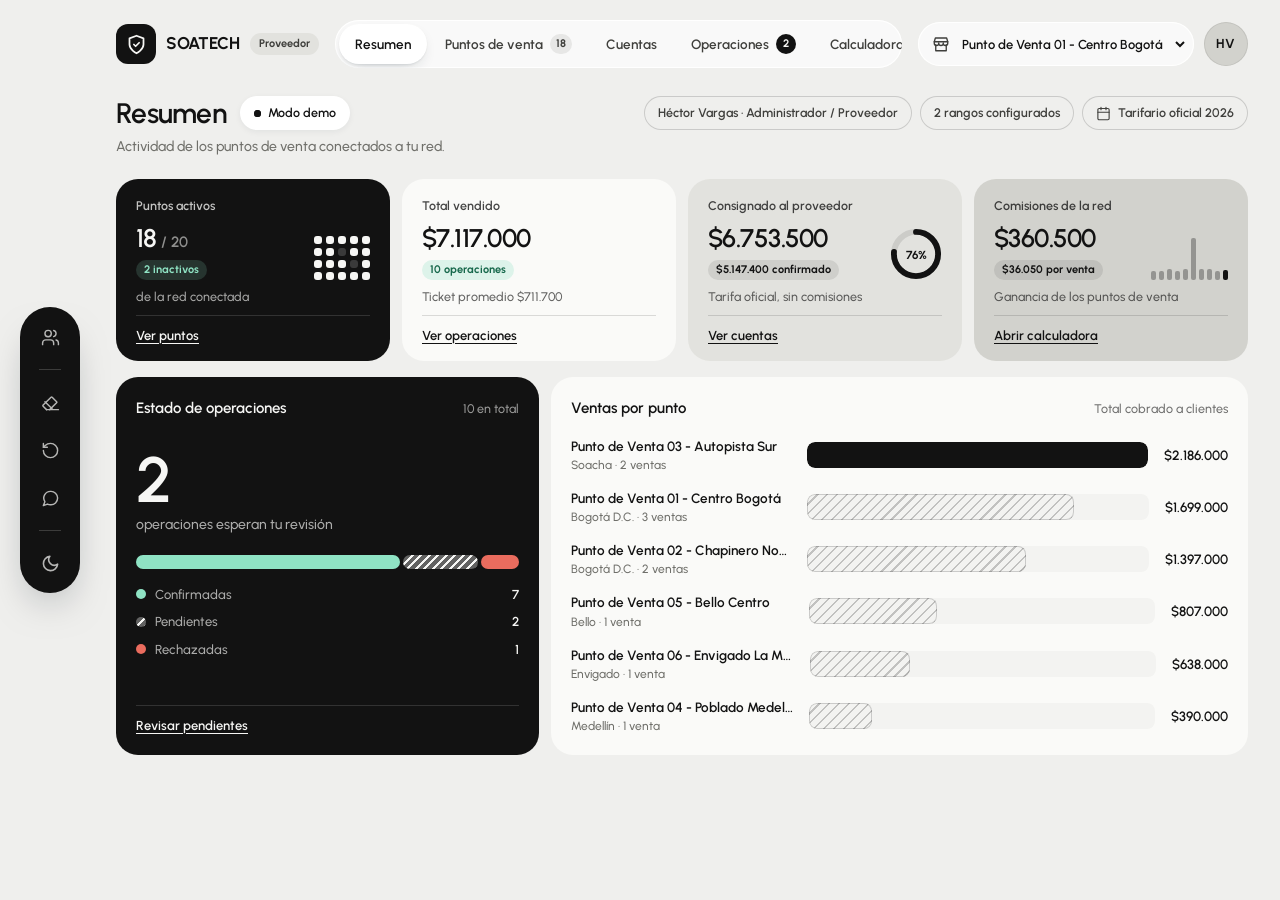
<file: index.html>
<!doctype html>
<html lang="es" data-theme="light">
    <head>
        <meta charset="utf-8" />
        <meta name="viewport" content="width=device-width, initial-scale=1, viewport-fit=cover" />
        <title>SOATECH — Plataforma de Gestión y Liquidación SOAT</title>

        <!-- Tipografía Profesional y Legible -->
        <link rel="preconnect" href="https://fonts.googleapis.com" />
        <link rel="preconnect" href="https://fonts.gstatic.com" crossorigin />
        <link
            href="https://fonts.googleapis.com/css2?family=Urbanist:wght@400;500;600;700;800&display=swap"
            rel="stylesheet"
        />

        <!-- Hojas de Estilos Modulares -->
        <link rel="stylesheet" href="css/styles.css" />
        <link rel="stylesheet" href="css/admin.css" />
        <link rel="stylesheet" href="css/pos.css" />
        <link rel="stylesheet" href="css/feedback.css" />
        <link rel="stylesheet" href="css/theme.css" />
    </head>

    <body>
        <div class="app-container">
            <!-- Sprite de iconos (trazo 1.8, mismo estilo en toda la app) -->
            <svg class="icon-sprite" aria-hidden="true" focusable="false">
                <symbol
                    id="i-logo"
                    viewBox="0 0 24 24"
                    fill="none"
                    stroke="currentColor"
                    stroke-width="2"
                    stroke-linecap="round"
                    stroke-linejoin="round"
                >
                    <path d="M12 22s8-4 8-10V5l-8-3-8 3v7c0 6 8 10 8 10z" />
                    <path d="m9 12 2 2 4-4" />
                </symbol>
                <symbol
                    id="i-users"
                    viewBox="0 0 24 24"
                    fill="none"
                    stroke="currentColor"
                    stroke-width="1.8"
                    stroke-linecap="round"
                    stroke-linejoin="round"
                >
                    <path d="M16 21v-2a4 4 0 0 0-4-4H6a4 4 0 0 0-4 4v2" />
                    <circle cx="9" cy="7" r="4" />
                    <path d="M22 21v-2a4 4 0 0 0-3-3.87" />
                    <path d="M16 3.13a4 4 0 0 1 0 7.75" />
                </symbol>
                <symbol
                    id="i-eraser"
                    viewBox="0 0 24 24"
                    fill="none"
                    stroke="currentColor"
                    stroke-width="1.8"
                    stroke-linecap="round"
                    stroke-linejoin="round"
                >
                    <path d="m7 21-4.3-4.3a1 1 0 0 1 0-1.4l10-10a1 1 0 0 1 1.4 0l5.6 5.6a1 1 0 0 1 0 1.4L11 21" />
                    <path d="M22 21H7" />
                    <path d="m5 11 9 9" />
                </symbol>
                <symbol
                    id="i-reset"
                    viewBox="0 0 24 24"
                    fill="none"
                    stroke="currentColor"
                    stroke-width="1.8"
                    stroke-linecap="round"
                    stroke-linejoin="round"
                >
                    <path d="M3 12a9 9 0 1 0 9-9 9.75 9.75 0 0 0-6.74 2.74L3 8" />
                    <path d="M3 3v5h5" />
                </symbol>
                <symbol
                    id="i-chat"
                    viewBox="0 0 24 24"
                    fill="none"
                    stroke="currentColor"
                    stroke-width="1.8"
                    stroke-linecap="round"
                    stroke-linejoin="round"
                >
                    <path
                        d="M21 11.5a8.4 8.4 0 0 1-9 8.4 8.6 8.6 0 0 1-3.9-.9L3 21l1.9-5A8.4 8.4 0 0 1 12 3a8.4 8.4 0 0 1 9 8.5z"
                    />
                </symbol>
                <symbol
                    id="i-calendar"
                    viewBox="0 0 24 24"
                    fill="none"
                    stroke="currentColor"
                    stroke-width="1.8"
                    stroke-linecap="round"
                    stroke-linejoin="round"
                >
                    <rect x="3" y="4" width="18" height="18" rx="2" />
                    <path d="M16 2v4M8 2v4M3 10h18" />
                </symbol>
                <symbol
                    id="i-card"
                    viewBox="0 0 24 24"
                    fill="none"
                    stroke="currentColor"
                    stroke-width="1.8"
                    stroke-linecap="round"
                    stroke-linejoin="round"
                >
                    <rect x="2" y="5" width="20" height="14" rx="2" />
                    <path d="M2 10h20" />
                </symbol>
                <symbol
                    id="i-bulb"
                    viewBox="0 0 24 24"
                    fill="none"
                    stroke="currentColor"
                    stroke-width="1.8"
                    stroke-linecap="round"
                    stroke-linejoin="round"
                >
                    <path d="M9 18h6M10 22h4" />
                    <path d="M12 2a7 7 0 0 0-4 12.7c.6.5 1 1.3 1 2.1V17h6v-.2c0-.8.4-1.6 1-2.1A7 7 0 0 0 12 2z" />
                </symbol>
                <symbol
                    id="i-shield"
                    viewBox="0 0 24 24"
                    fill="none"
                    stroke="currentColor"
                    stroke-width="1.8"
                    stroke-linecap="round"
                    stroke-linejoin="round"
                >
                    <path d="M12 22s8-4 8-10V5l-8-3-8 3v7c0 6 8 10 8 10z" />
                </symbol>
                <symbol
                    id="i-store"
                    viewBox="0 0 24 24"
                    fill="none"
                    stroke="currentColor"
                    stroke-width="1.8"
                    stroke-linecap="round"
                    stroke-linejoin="round"
                >
                    <path d="M3 9 4.5 4h15L21 9" />
                    <path d="M3 9h18v2a3 3 0 0 1-6 0 3 3 0 0 1-6 0 3 3 0 0 1-6 0z" />
                    <path d="M5 13v8h14v-8" />
                </symbol>
                <symbol
                    id="i-close"
                    viewBox="0 0 24 24"
                    fill="none"
                    stroke="currentColor"
                    stroke-width="2"
                    stroke-linecap="round"
                >
                    <path d="M18 6 6 18M6 6l12 12" />
                </symbol>
                <symbol
                    id="i-gear"
                    viewBox="0 0 24 24"
                    fill="none"
                    stroke="currentColor"
                    stroke-width="1.8"
                    stroke-linecap="round"
                    stroke-linejoin="round"
                >
                    <circle cx="12" cy="12" r="3" />
                    <path
                        d="M19.4 15a1.7 1.7 0 0 0 .3 1.8l.1.1a2 2 0 1 1-2.8 2.8l-.1-.1a1.7 1.7 0 0 0-1.8-.3 1.7 1.7 0 0 0-1 1.5V21a2 2 0 1 1-4 0v-.1a1.7 1.7 0 0 0-1.1-1.5 1.7 1.7 0 0 0-1.8.3l-.1.1a2 2 0 1 1-2.8-2.8l.1-.1a1.7 1.7 0 0 0 .3-1.8 1.7 1.7 0 0 0-1.5-1H3a2 2 0 1 1 0-4h.1a1.7 1.7 0 0 0 1.5-1.1 1.7 1.7 0 0 0-.3-1.8l-.1-.1a2 2 0 1 1 2.8-2.8l.1.1a1.7 1.7 0 0 0 1.8.3H9a1.7 1.7 0 0 0 1-1.5V3a2 2 0 1 1 4 0v.1a1.7 1.7 0 0 0 1 1.5 1.7 1.7 0 0 0 1.8-.3l.1-.1a2 2 0 1 1 2.8 2.8l-.1.1a1.7 1.7 0 0 0-.3 1.8V9a1.7 1.7 0 0 0 1.5 1H21a2 2 0 1 1 0 4h-.1a1.7 1.7 0 0 0-1.5 1z"
                    />
                </symbol>
                <symbol
                    id="i-check"
                    viewBox="0 0 24 24"
                    fill="none"
                    stroke="currentColor"
                    stroke-width="2.2"
                    stroke-linecap="round"
                    stroke-linejoin="round"
                >
                    <path d="M20 6 9 17l-5-5" />
                </symbol>
            </svg>

            <!-- ============================================================== -->
            <!-- 1. DOCK LATERAL DE HERRAMIENTAS                                -->
            <!-- ============================================================== -->
            <nav class="dock" aria-label="Herramientas de la demo">
                <button type="button" class="dock__btn" id="btnOpenProfileModal" aria-label="Cambiar perfil">
                    <svg class="ico"><use href="#i-users" /></svg>
                    <span class="dock__tip">Cambiar perfil</span>
                </button>
                <span class="dock__sep" aria-hidden="true"></span>
                <button type="button" class="dock__btn" id="btnReset" aria-label="Limpiar calculadora">
                    <svg class="ico"><use href="#i-eraser" /></svg>
                    <span class="dock__tip">Limpiar calculadora</span>
                </button>
                <button type="button" class="dock__btn" id="btnDemoResetFactory" aria-label="Restablecer demo">
                    <svg class="ico"><use href="#i-reset" /></svg>
                    <span class="dock__tip">Restablecer demo</span>
                </button>
                <a
                    class="dock__btn"
                    href="https://wa.me/573244425912?text=Hola,%20necesito%20soporte%20t%C3%A9cnico%20en%20la%20plataforma%20SOATECH"
                    target="_blank"
                    rel="noopener"
                    aria-label="Soporte técnico por WhatsApp"
                >
                    <svg class="ico"><use href="#i-chat" /></svg>
                    <span class="dock__tip">Soporte SOATECH</span>
                </a>
                <span class="dock__sep" aria-hidden="true"></span>
                <button type="button" class="dock__btn" id="btnThemeToggle" aria-label="Cambiar tema">
                    <!-- Icono inyectado por app.js -->
                </button>
            </nav>

            <!-- ============================================================== -->
            <!-- 2. BARRA SUPERIOR: MARCA, NAVEGACIÓN Y PUNTO ACTIVO            -->
            <!-- ============================================================== -->
            <header class="topbar">
                <div class="brand">
                    <span class="brand__mark"
                        ><svg class="ico"><use href="#i-logo" /></svg
                    ></span>
                    <span class="brand__name">SOATECH</span>
                    <span class="brand__role" id="headerRoleBadge">Proveedor</span>
                </div>

                <nav class="topnav" id="mainNavTabs" aria-label="Módulos">
                    <!-- Inyectado dinámicamente según el rol activo (Admin vs POS) -->
                </nav>

                <div class="topbar__end">
                    <label class="pos-picker" title="Punto de venta activo para la calculadora">
                        <span class="sr-only">Punto de venta activo</span>
                        <svg class="ico"><use href="#i-store" /></svg>
                        <select id="selectDemoPos" class="pos-picker__select">
                            <!-- Inyectado dinámicamente con los 20 puntos de venta demo -->
                        </select>
                    </label>
                    <button type="button" class="avatar" id="btnAvatarPerfil" aria-label="Cambiar perfil">
                        <span id="avatarIniciales">HV</span>
                    </button>
                </div>
            </header>

            <!-- ============================================================== -->
            <!-- 3. ENCABEZADO DE PÁGINA                                        -->
            <!-- ============================================================== -->
            <section class="page-head">
                <div class="page-head__main">
                    <h1 class="page-title" id="pageTitle">Resumen</h1>
                    <span class="live-chip"><span class="live-dot"></span> Modo demo</span>
                </div>
                <div class="page-head__meta">
                    <span class="meta-chip" id="demoActiveProfileName">Héctor Vargas (Administrador)</span>
                    <span class="meta-chip" id="demoSchemeTag">Esquema estándar</span>
                    <span class="meta-chip">
                        <svg class="ico"><use href="#i-calendar" /></svg>
                        Tarifario oficial 2026
                    </span>
                </div>
                <p class="page-sub" id="pageSubtitle"></p>
            </section>

            <!-- Banner de alerta de vigencia si el año del sistema no coincide -->
            <div id="avisoVigencia" class="field-error-msg vigencia-banner" style="display: none"></div>

            <!-- ============================================================== -->
            <!-- 4. CONTENEDOR DE VISTAS DE LA PLATAFORMA                       -->
            <!-- ============================================================== -->
            <div id="viewsWrapper">
                <!-- ============================================================ -->
                <!-- VISTA A: CALCULADORA SOAT (NÚCLEO PRINCIPAL)                  -->
                <!-- ============================================================ -->
                <div id="viewCalculadora" class="app-view">
                    <main class="workspace-main">
                        <!-- Columna Izquierda: Configuración de Datos en 3 Pasos -->
                        <section class="panel-input" aria-label="Datos del vehículo">
                            <!-- PASO 1: Servicio Oficial de Tránsito -->
                            <div class="step-card" id="stepCard1">
                                <div class="step-header">
                                    <div class="step-title-group">
                                        <span class="step-number">1</span>
                                        <div>
                                            <h2 class="step-title">Servicio del vehículo</h2>
                                            <p class="step-caption">
                                                Casilla “Servicio” en la licencia de tránsito (tarjeta de propiedad).
                                            </p>
                                        </div>
                                    </div>
                                    <span class="step-status-tag" id="stepTag1">Pendiente</span>
                                </div>
                                <div class="service-selector-grid" id="servicesGrid"></div>
                            </div>

                            <!-- PASO 2: Catálogo de Tipos de Vehículo -->
                            <div class="step-card" id="stepCard2">
                                <div class="step-header">
                                    <div class="step-title-group">
                                        <span class="step-number">2</span>
                                        <div>
                                            <h2 class="step-title">Tipo de vehículo</h2>
                                            <p class="step-caption">
                                                Selecciona el tipo registrado en la tarjeta de propiedad.
                                            </p>
                                        </div>
                                    </div>
                                    <span class="step-status-tag" id="stepTag2">Pendiente</span>
                                </div>
                                <div id="typesCatalog"></div>
                            </div>

                            <!-- PASO 3: Parámetros y Características Técnicas -->
                            <div class="step-card" id="stepCard3">
                                <div class="step-header">
                                    <div class="step-title-group">
                                        <span class="step-number">3</span>
                                        <div>
                                            <h2 class="step-title">Características requeridas</h2>
                                            <p class="step-caption">
                                                Datos específicos según el tipo de vehículo seleccionado.
                                            </p>
                                        </div>
                                    </div>
                                    <span class="step-status-tag" id="stepTag3">Pendiente</span>
                                </div>
                                <div class="params-container" id="paramsContainer"></div>
                            </div>
                        </section>

                        <!-- Columna Derecha: Panel de Liquidación y Resultados Inmediatos -->
                        <aside class="panel-summary" aria-label="Liquidación y resultados">
                            <div class="summary-sticky-card">
                                <div class="summary-header">
                                    <div class="summary-header-main">
                                        <span class="summary-header-icon"
                                            ><svg class="ico"><use href="#i-card" /></svg
                                        ></span>
                                        <div>
                                            <span class="summary-header-title">Liquidación Comercial</span>
                                            <span class="summary-header-sub">Tarifario oficial Colombia 2026</span>
                                        </div>
                                    </div>
                                    <span class="summary-header-pos" id="summaryHeaderPos">Punto de Venta</span>
                                </div>
                                <div class="summary-body" id="summaryContainer" aria-live="polite"></div>
                            </div>
                        </aside>
                    </main>

                    <!-- Tabla Maestra Oficial 2026 -->
                    <section class="master-table-section" aria-label="Tarifario oficial completo">
                        <div class="table-card">
                            <div class="table-header">
                                <div>
                                    <h2 class="table-header-title">Tabla Maestra de Tarifas Oficiales SOAT 2026</h2>
                                    <p style="font-size: 12.5px; color: var(--text-muted); margin-top: 2px">
                                        Tarifas oficiales inmutables establecidas por la regulación nacional para el año
                                        2026.
                                    </p>
                                </div>
                                <div>
                                    <input
                                        type="text"
                                        id="tableSearch"
                                        class="table-search-input"
                                        placeholder="Buscar código, descripción o categoría..."
                                        aria-label="Buscar en tarifario"
                                    />
                                </div>
                            </div>
                            <div class="table-wrapper">
                                <table class="tariffs-table">
                                    <thead>
                                        <tr>
                                            <th style="width: 80px">Código</th>
                                            <th>Descripción Oficial</th>
                                            <th style="text-align: right">Tarifa Oficial (A Consignar)</th>
                                            <th style="text-align: right">Cobro Cliente</th>
                                            <th style="text-align: right">Comisión</th>
                                        </tr>
                                    </thead>
                                    <tbody id="tariffsTableBody"></tbody>
                                </table>
                            </div>
                            <div class="table-footer-notes">
                                <strong>Reglas de liquidación comercial:</strong>
                                El valor a consignar al proveedor corresponde exactamente al precio oficial del
                                tarifario 2026 para punto de venta. Al cliente se le cobra la tarifa oficial más la
                                comisión personalizada asignada a cada punto de venta. Se aplica
                                <em>«redondeo comercial SOATECH»</em> al múltiplo de $1.000 más cercano. Las motos de
                                hasta 200 c.c. poseen cobro plano reglamentario de $390.000.
                            </div>
                        </div>
                    </section>
                </div>

                <!-- ============================================================ -->
                <!-- VISTA B: RESUMEN Y MÉTRICAS ADMIN                            -->
                <!-- ============================================================ -->
                <div id="viewAdminDashboard" class="app-view admin-view-container" style="display: none">
                    <div class="kpi-grid" id="adminKpiGrid">
                        <!-- Inyectado dinámicamente -->
                    </div>

                    <div class="dash-grid" id="adminDashGrid">
                        <!-- Inyectado dinámicamente -->
                    </div>
                </div>

                <!-- ============================================================ -->
                <!-- VISTA C: ADMINISTRACIÓN DE PUNTOS DE VENTA (20 POS)          -->
                <!-- ============================================================ -->
                <div id="viewAdminPos" class="app-view admin-view-container" style="display: none">
                    <!-- Tutorial Minimizable: ¿Necesitas modificar un punto de venta? -->
                    <div class="tutorial-banner-card" id="tutorialPosBanner">
                        <div class="tutorial-banner-content">
                            <div class="tutorial-icon-col">
                                <span class="tutorial-badge-icon"
                                    ><svg class="ico"><use href="#i-bulb" /></svg
                                ></span>
                            </div>
                            <div>
                                <h4 class="tutorial-banner-title">
                                    ¿Necesitas modificar o administrar un punto de venta?
                                </h4>
                                <p class="tutorial-banner-desc">
                                    Puedes <strong>activar o desactivar</strong> establecimientos con un solo clic para
                                    suspender temporalmente su emisión de operaciones sin perder su historial ni sus
                                    datos registrados. También puedes presionar el botón
                                    <strong>«Comisiones»</strong> para ajustar sus rangos y montos personalizados de
                                    ganancia.
                                </p>
                            </div>
                        </div>
                        <button
                            type="button"
                            class="btn-minimize-tutorial"
                            id="btnMinimizarTutorialPos"
                            title="Minimizar este tutorial"
                        >
                            <svg class="ico"><use href="#i-close" /></svg> Ocultar
                        </button>
                    </div>

                    <!-- Botón flotante para restaurar tutorial minimizado -->
                    <div class="tutorial-help-pill-container" id="containerRestaurarTutorialPos" style="display: none">
                        <button
                            type="button"
                            class="tutorial-help-pill"
                            id="btnRestaurarTutorialPos"
                            title="Mostrar tutorial de puntos de venta"
                        >
                            <svg class="ico"><use href="#i-bulb" /></svg><span>Tutorial: administrar puntos</span>
                        </button>
                    </div>

                    <div class="admin-table-card">
                        <div class="admin-card-header">
                            <div>
                                <h3 class="admin-card-title">
                                    Administración de Puntos de Venta (20 Establecimientos)
                                </h3>
                                <p style="font-size: 12.5px; color: var(--text-muted); margin-top: 2px">
                                    Habilita o deshabilita puntos y configura sus esquemas de comisión personalizados.
                                </p>
                            </div>
                            <div class="admin-search-box">
                                <input
                                    type="text"
                                    id="searchPosInput"
                                    class="admin-input-search"
                                    placeholder="Buscar por nombre, ciudad o depto..."
                                />
                            </div>
                        </div>

                        <div class="table-wrapper">
                            <table class="tariffs-table">
                                <thead>
                                    <tr>
                                        <th>Código</th>
                                        <th>Establecimiento</th>
                                        <th>Ciudad / Depto</th>
                                        <th>Responsable</th>
                                        <th>Estado</th>
                                        <th>Esquema Comisión</th>
                                        <th style="text-align: right">Acciones</th>
                                    </tr>
                                </thead>
                                <tbody id="adminPosTableBody">
                                    <!-- Inyectado dinámicamente -->
                                </tbody>
                            </table>
                        </div>
                    </div>
                </div>

                <!-- ============================================================ -->
                <!-- VISTA D: DATOS DE CONSIGNACIÓN (EDICIÓN ADMIN)               -->
                <!-- ============================================================ -->
                <div id="viewAdminConsignacion" class="app-view admin-view-container" style="display: none">
                    <div class="admin-table-card">
                        <div class="admin-card-header">
                            <div>
                                <h3 class="admin-card-title">Administración de Cuentas del Proveedor</h3>
                                <p style="font-size: 12.5px; color: var(--text-muted); margin-top: 2px">
                                    Estas son las cuentas donde todos los puntos de venta transferirán el valor oficial
                                    del SOAT.
                                </p>
                            </div>
                            <button type="button" class="btn-primary-action" id="btnSaveConsignacionAdmin">
                                Guardar Cambios
                            </button>
                        </div>

                        <div class="admin-form-grid" id="adminConsignacionForms">
                            <!-- Inyectado dinámicamente -->
                        </div>
                    </div>
                </div>

                <!-- ============================================================ -->
                <!-- VISTA E: MONITOREO DE OPERACIONES (ADMIN GLOBAL)             -->
                <!-- ============================================================ -->
                <div id="viewAdminOperaciones" class="app-view admin-view-container" style="display: none">
                    <div class="admin-table-card">
                        <div class="admin-card-header">
                            <div>
                                <h3 class="admin-card-title">Historial Global de Operaciones y Auditoría de Pagos</h3>
                                <p style="font-size: 12.5px; color: var(--text-muted); margin-top: 2px">
                                    Haz clic en cualquier operación para abrir su comprobante bancario y aprobar o
                                    rechazar la transacción.
                                </p>
                            </div>
                            <div class="admin-search-box">
                                <select
                                    id="filterPosSelect"
                                    class="form-input"
                                    style="height: 38px; padding: 0 8px; font-size: 13px"
                                >
                                    <option value="">Todos los puntos de venta</option>
                                </select>

                                <select
                                    id="filterEstadoSelectAdmin"
                                    class="form-input"
                                    style="height: 38px; padding: 0 8px; font-size: 13px"
                                >
                                    <option value="">Todos los estados</option>
                                    <option value="Pendiente de revisión">Pendiente de revisión</option>
                                    <option value="Confirmada">Confirmadas</option>
                                    <option value="Rechazada">Rechazadas</option>
                                </select>

                                <input
                                    type="text"
                                    id="searchOperacionesInput"
                                    class="admin-input-search"
                                    placeholder="Buscar ID, placa, vehículo o referencia..."
                                />
                            </div>
                        </div>

                        <div class="table-wrapper">
                            <table class="tariffs-table">
                                <thead>
                                    <tr>
                                        <th>ID Operación</th>
                                        <th>Punto de Venta</th>
                                        <th>Fecha y Hora</th>
                                        <th>Vehículo / Placa</th>
                                        <th style="text-align: right">A Consignar</th>
                                        <th style="text-align: right">Comisión POS</th>
                                        <th style="text-align: right">Total Cobrado</th>
                                        <th>Estado</th>
                                        <th style="text-align: center">Detalle</th>
                                    </tr>
                                </thead>
                                <tbody id="adminOperacionesTableBody">
                                    <!-- Inyectado dinámicamente -->
                                </tbody>
                            </table>
                        </div>
                    </div>
                </div>

                <!-- ============================================================ -->
                <!-- VISTA F: DATOS DE CONSIGNACIÓN (CONSULTA PUNTO DE VENTA)     -->
                <!-- ============================================================ -->
                <div id="viewPosConsignacion" class="app-view admin-view-container" style="display: none">
                    <div class="admin-table-card" style="padding: 24px">
                        <div style="margin-bottom: 20px">
                            <h2
                                style="
                                    font-size: 20px;
                                    font-weight: 800;
                                    color: var(--text-primary);
                                    margin-bottom: 4px;
                                "
                            >
                                Cuentas Oficiales para Consignar al Proveedor
                            </h2>
                            <p style="font-size: 13.5px; color: var(--text-muted)">
                                Transfiere el <strong>valor oficial a consignar</strong> a cualquiera de las siguientes
                                cuentas habilitadas por el proveedor oficial
                                <strong>Héctor Adrián Vargas Álvarez</strong>:
                            </p>
                        </div>

                        <div class="consignacion-grid" id="posConsignacionCards">
                            <!-- Inyectado dinámicamente con copiado de número y llave Daviplata -->
                        </div>

                        <!-- Bloque de Soporte del Proveedor (Héctor Vargas - Verde) -->
                        <div style="margin-top: 28px">
                            <div class="support-provider-card">
                                <div class="support-banner-info">
                                    <span class="support-tag-provider">Atención del Proveedor</span>
                                    <h3 class="support-banner-title">
                                        ¿Tienes dudas sobre una consignación o necesitas soporte del proveedor?
                                    </h3>
                                    <p class="support-banner-desc">
                                        Comunícate directamente con <strong>Héctor Vargas</strong> para verificar
                                        acreditaciones o asistencia comercial.
                                    </p>
                                </div>
                                <a
                                    href="https://wa.me/573203388051?text=Hola%20H%C3%A9ctor,%20necesito%20asistencia%20con%20una%20consignaci%C3%B3n%20en%20SOATECH"
                                    class="btn-whatsapp-provider"
                                    target="_blank"
                                    rel="noopener"
                                >
                                    <svg width="20" height="20" viewBox="0 0 24 24" fill="currentColor">
                                        <path
                                            d="M.057 24l1.687-6.163c-1.041-1.804-1.588-3.849-1.587-5.946.003-6.556 5.338-11.891 11.893-11.891 3.181.001 6.167 1.24 8.413 3.488 2.245 2.248 3.481 5.236 3.48 8.414-.003 6.557-5.338 11.892-11.893 11.892-1.99-.001-3.951-.5-5.688-1.448l-6.305 1.654zm6.597-3.807c1.676.995 3.276 1.591 5.392 1.592 5.448 0 9.886-4.434 9.889-9.885.002-5.462-4.415-9.89-9.881-9.892-5.452 0-9.887 4.434-9.889 9.884-.001 2.225.651 3.891 1.746 5.634l-.999 3.648 3.742-.981zm11.387-5.464c-.074-.124-.272-.198-.57-.347-.297-.149-1.758-.868-2.031-.967-.272-.099-.47-.149-.669.149-.198.297-.768.967-.941 1.165-.173.198-.347.223-.644.074-.297-.149-1.255-.462-2.39-1.475-.883-.788-1.48-1.761-1.653-2.059-.173-.297-.018-.458.13-.606.134-.133.297-.347.446-.521.151-.172.2-.296.3-.495.099-.198.05-.372-.025-.521-.075-.148-.669-1.611-.916-2.206-.242-.579-.487-.501-.669-.51l-.57-.01c-.198 0-.52.074-.792.372s-1.04 1.016-1.04 2.479 1.065 2.876 1.213 3.074c.149.198 2.095 3.2 5.076 4.487.709.306 1.263.489 1.694.626.712.226 1.36.194 1.872.118.571-.085 1.758-.719 2.006-1.413.248-.695.248-1.29.173-1.414z"
                                        />
                                    </svg>
                                    <span>WhatsApp Proveedor (Héctor)</span>
                                </a>
                            </div>
                        </div>
                    </div>
                </div>

                <!-- ============================================================ -->
                <!-- VISTA G: MIS COMISIONES (PUNTO DE VENTA)                     -->
                <!-- ============================================================ -->
                <div id="viewPosComisiones" class="app-view admin-view-container" style="display: none">
                    <div class="admin-table-card">
                        <div class="admin-card-header">
                            <div>
                                <h3 class="admin-card-title">Estructura de Comisiones de tu Establecimiento</h3>
                                <p style="font-size: 12.5px; color: var(--text-muted); margin-top: 2px">
                                    Estas son las comisiones asignadas por el proveedor Héctor Vargas para tu punto de
                                    venta.
                                </p>
                            </div>
                            <span class="badge-vigencia" id="posComisionesBadge">Configuración Activa</span>
                        </div>
                        <div class="table-wrapper">
                            <table class="tariffs-table">
                                <thead>
                                    <tr>
                                        <th>Rango de Precio SOAT</th>
                                        <th style="text-align: right">Comisión por Venta</th>
                                        <th>Descripción / Condición</th>
                                    </tr>
                                </thead>
                                <tbody id="posComisionesTableBody">
                                    <!-- Inyectado dinámicamente -->
                                </tbody>
                            </table>
                        </div>
                    </div>
                </div>

                <!-- ============================================================ -->
                <!-- VISTA H: MIS OPERACIONES (PUNTO DE VENTA)                    -->
                <!-- ============================================================ -->
                <div id="viewPosOperaciones" class="app-view admin-view-container" style="display: none">
                    <div class="admin-table-card">
                        <div class="admin-card-header">
                            <div>
                                <h3 class="admin-card-title">Historial de Operaciones de tu Punto de Venta</h3>
                                <p style="font-size: 12.5px; color: var(--text-muted); margin-top: 2px">
                                    Ventas de SOAT emitidas exclusivamente por tu establecimiento con seguimiento de
                                    estado.
                                </p>
                            </div>
                            <div class="admin-search-box">
                                <select
                                    id="filterEstadoSelectPos"
                                    class="form-input"
                                    style="height: 38px; padding: 0 8px; font-size: 13px"
                                >
                                    <option value="">Todos los estados</option>
                                    <option value="Pendiente de revisión">Pendiente de revisión</option>
                                    <option value="Confirmada">Confirmadas</option>
                                    <option value="Rechazada">Rechazadas</option>
                                </select>
                            </div>
                        </div>
                        <div class="table-wrapper">
                            <table class="tariffs-table">
                                <thead>
                                    <tr>
                                        <th>ID Operación</th>
                                        <th>Fecha y Hora</th>
                                        <th>Vehículo / Placa</th>
                                        <th style="text-align: right">Valor a Consignar</th>
                                        <th style="text-align: right">Tu Comisión</th>
                                        <th style="text-align: right">Total Cobrado</th>
                                        <th>Estado</th>
                                        <th style="text-align: center">Acción</th>
                                    </tr>
                                </thead>
                                <tbody id="posOperacionesTableBody">
                                    <!-- Inyectado dinámicamente -->
                                </tbody>
                            </table>
                        </div>
                    </div>
                </div>

                <!-- ============================================================ -->
                <!-- VISTA I: SOPORTE TÉCNICO DIRECTO (SEPARACIÓN ESTRICTA)       -->
                <!-- ============================================================ -->
                <div id="viewPosSoporte" class="app-view admin-view-container" style="display: none">
                    <div class="support-channels-grid">
                        <!-- Canal 1: Soporte Técnico SOATECH (Plataforma - AZUL INSTITUCIONAL) -->
                        <div class="support-channel-card channel-platform">
                            <div class="channel-badge platform-badge">Soporte Plataforma</div>
                            <h3 class="channel-title">Soporte Técnico SOATECH</h3>
                            <p class="channel-desc">
                                Atención sobre el funcionamiento de la plataforma web, incidencias en la calculadora,
                                problemas de inicio de sesión o dudas técnicas generales del sistema.
                            </p>
                            <div class="channel-info-item">
                                <span class="info-label">Línea de soporte técnico:</span>
                                <span class="info-val">+57 324 442 5912</span>
                            </div>
                            <a
                                href="https://wa.me/573244425912?text=Hola,%20necesito%20soporte%20t%C3%A9cnico%20en%20la%20plataforma%20SOATECH"
                                class="btn-channel-action btn-blue-action"
                                target="_blank"
                                rel="noopener"
                            >
                                <svg width="18" height="18" viewBox="0 0 24 24" fill="currentColor">
                                    <path
                                        d="M.057 24l1.687-6.163c-1.041-1.804-1.588-3.849-1.587-5.946.003-6.556 5.338-11.891 11.893-11.891 3.181.001 6.167 1.24 8.413 3.488 2.245 2.248 3.481 5.236 3.48 8.414-.003 6.557-5.338 11.892-11.893 11.892-1.99-.001-3.951-.5-5.688-1.448l-6.305 1.654zm6.597-3.807c1.676.995 3.276 1.591 5.392 1.592 5.448 0 9.886-4.434 9.889-9.885.002-5.462-4.415-9.89-9.881-9.892-5.452 0-9.887 4.434-9.889 9.884-.001 2.225.651 3.891 1.746 5.634l-.999 3.648 3.742-.981zm11.387-5.464c-.074-.124-.272-.198-.57-.347-.297-.149-1.758-.868-2.031-.967-.272-.099-.47-.149-.669.149-.198.297-.768.967-.941 1.165-.173.198-.347.223-.644.074-.297-.149-1.255-.462-2.39-1.475-.883-.788-1.48-1.761-1.653-2.059-.173-.297-.018-.458.13-.606.134-.133.297-.347.446-.521.151-.172.2-.296.3-.495.099-.198.05-.372-.025-.521-.075-.148-.669-1.611-.916-2.206-.242-.579-.487-.501-.669-.51l-.57-.01c-.198 0-.52.074-.792.372s-1.04 1.016-1.04 2.479 1.065 2.876 1.213 3.074c.149.198 2.095 3.2 5.076 4.487.709.306 1.263.489 1.694.626.712.226 1.36.194 1.872.118.571-.085 1.758-.719 2.006-1.413.248-.695.248-1.29.173-1.414z"
                                    />
                                </svg>
                                <span>Contactar Soporte SOATECH</span>
                            </a>
                        </div>

                        <!-- Canal 2: Soporte del Proveedor (Héctor Vargas - VERDE PROVEEDOR) -->
                        <div class="support-channel-card channel-provider">
                            <div class="channel-badge provider-badge">Proveedor Oficial</div>
                            <h3 class="channel-title">Soporte del Proveedor</h3>
                            <p class="channel-desc">
                                Atención directa con <strong>Héctor Vargas</strong> para confirmación de consignaciones,
                                revisión de pagos rechazados, aclaración de comisiones o emisiones especiales.
                            </p>
                            <div class="channel-info-item">
                                <span class="info-label">Contacto del proveedor:</span>
                                <span class="info-val">320 338 80 51 (Héctor Vargas)</span>
                            </div>
                            <a
                                href="https://wa.me/573203388051?text=Hola%20H%C3%A9ctor,%20necesito%20asistencia%20con%20una%20consignaci%C3%B3n%20en%20SOATECH"
                                class="btn-channel-action btn-green-action"
                                target="_blank"
                                rel="noopener"
                            >
                                <svg width="18" height="18" viewBox="0 0 24 24" fill="currentColor">
                                    <path
                                        d="M.057 24l1.687-6.163c-1.041-1.804-1.588-3.849-1.587-5.946.003-6.556 5.338-11.891 11.893-11.891 3.181.001 6.167 1.24 8.413 3.488 2.245 2.248 3.481 5.236 3.48 8.414-.003 6.557-5.338 11.892-11.893 11.892-1.99-.001-3.951-.5-5.688-1.448l-6.305 1.654zm6.597-3.807c1.676.995 3.276 1.591 5.392 1.592 5.448 0 9.886-4.434 9.889-9.885.002-5.462-4.415-9.89-9.881-9.892-5.452 0-9.887 4.434-9.889 9.884-.001 2.225.651 3.891 1.746 5.634l-.999 3.648 3.742-.981zm11.387-5.464c-.074-.124-.272-.198-.57-.347-.297-.149-1.758-.868-2.031-.967-.272-.099-.47-.149-.669.149-.198.297-.768.967-.941 1.165-.173.198-.347.223-.644.074-.297-.149-1.255-.462-2.39-1.475-.883-.788-1.48-1.761-1.653-2.059-.173-.297-.018-.458.13-.606.134-.133.297-.347.446-.521.151-.172.2-.296.3-.495.099-.198.05-.372-.025-.521-.075-.148-.669-1.611-.916-2.206-.242-.579-.487-.501-.669-.51l-.57-.01c-.198 0-.52.074-.792.372s-1.04 1.016-1.04 2.479 1.065 2.876 1.213 3.074c.149.198 2.095 3.2 5.076 4.487.709.306 1.263.489 1.694.626.712.226 1.36.194 1.872.118.571-.085 1.758-.719 2.006-1.413.248-.695.248-1.29.173-1.414z"
                                    />
                                </svg>
                                <span>Contactar a Héctor Vargas</span>
                            </a>
                        </div>
                    </div>
                </div>
            </div>

            <!-- ============================================================== -->
            <!-- 6. MODALES DEMO DE LA PLATAFORMA                              -->
            <!-- ============================================================== -->

            <!-- Modal 1: Selector Rápido de Perfil Demo -->
            <div class="modal-backdrop" id="modalDemoAuth">
                <div class="modal-content">
                    <div class="modal-header">
                        <h3 class="modal-title">Acceso y Selección de Perfil Demo</h3>
                        <button type="button" class="modal-close-btn" id="btnCloseAuthModal">&times;</button>
                    </div>
                    <div class="modal-body">
                        <p style="font-size: 13px; color: var(--text-muted); line-height: 1.4">
                            Esta es una <strong>herramienta de presentación comercial</strong>. Permite ingresar
                            inmediatamente como el Proveedor Héctor Vargas o como cualquiera de los Puntos de Venta para
                            evidenciar cómo cambian los permisos y las pantallas:
                        </p>

                        <div style="display: flex; flex-direction: column; gap: 12px; margin-top: 12px">
                            <button type="button" class="service-btn" id="btnSelectAdminProfile">
                                <span class="service-btn-title"
                                    ><svg class="ico"><use href="#i-shield" /></svg> Administrador / Proveedor (Héctor
                                    Vargas)</span
                                >
                                <span class="service-btn-desc"
                                    >Acceso a los 20 puntos de venta, comisiones, auditoría de comprobantes y monitoreo
                                    global de operaciones.</span
                                >
                            </button>

                            <button type="button" class="service-btn" id="btnSelectPos1Profile">
                                <span class="service-btn-title"
                                    ><svg class="ico"><use href="#i-store" /></svg> Punto de Venta 01 (Bogotá - Esquema
                                    Estándar)</span
                                >
                                <span class="service-btn-desc"
                                    >Calculadora de mostrador con comisión estándar ($25k / $30k), consulta de cuentas y
                                    registro de operaciones.</span
                                >
                            </button>

                            <button type="button" class="service-btn" id="btnSelectPos2Profile">
                                <span class="service-btn-title"
                                    ><svg class="ico"><use href="#i-store" /></svg> Punto de Venta 02 (Medellín -
                                    Esquema Preferencial)</span
                                >
                                <span class="service-btn-desc"
                                    >Calculadora de mostrador con comisiones mayores ($30k / $35k) para demostrar
                                    liquidación diferenciada.</span
                                >
                            </button>
                        </div>
                    </div>
                    <div class="modal-footer">
                        <button type="button" class="btn-action-sm" id="btnCancelAuthModal">Cerrar</button>
                    </div>
                </div>
            </div>

            <!-- Modal 2: Editor de Comisiones de Punto de Venta (Admin) -->
            <div class="modal-backdrop" id="modalEditComisiones">
                <div class="modal-content">
                    <div class="modal-header">
                        <h3 class="modal-title" id="editComisionesTitle">Configurar Comisiones del Punto</h3>
                        <button type="button" class="modal-close-btn" id="btnCloseComisionesModal">&times;</button>
                    </div>
                    <div class="modal-body">
                        <div id="comisionesFormContainer">
                            <!-- Inyectado dinámicamente -->
                        </div>
                    </div>
                    <div class="modal-footer">
                        <button type="button" class="btn-action-sm" id="btnCancelComisionesModal">Cancelar</button>
                        <button type="button" class="btn-primary-action" id="btnSaveComisionesModal">
                            Guardar Comisiones
                        </button>
                    </div>
                </div>
            </div>

            <!-- Modal 3: Detalle de Operación y Auditoría de Comprobante (Admin - Héctor) -->
            <div class="modal-backdrop" id="modalDetalleOperacionAdmin">
                <div class="modal-content modal-content-wide">
                    <div class="modal-header">
                        <div id="detalleOpHeader">
                            <h3 class="modal-title">Detalle de Operación</h3>
                            <span style="font-size: 12px; color: var(--text-muted)"
                                >Auditoría de pago y comprobante</span
                            >
                        </div>
                        <button type="button" class="modal-close-btn" id="btnCerrarDetalleOpModal">&times;</button>
                    </div>
                    <div class="modal-body" id="detalleOpBody">
                        <!-- Inyectado dinámicamente con desglose, comprobante e historial -->
                    </div>
                    <div class="modal-footer" id="detalleOpFooter">
                        <!-- Botones inyectados dinámicamente según el estado (Confirmar/Rechazar si está pendiente) -->
                    </div>
                </div>
            </div>

            <!-- Modal 4: Registrar Operación con Comprobante (Punto de Venta) -->
            <div class="modal-backdrop" id="modalRegistroPagoPos">
                <div class="modal-content">
                    <div class="modal-header">
                        <h3 class="modal-title">Registrar Operación con Comprobante</h3>
                        <button type="button" class="modal-close-btn" id="btnCerrarRegistroPagoPos">&times;</button>
                    </div>
                    <div class="modal-body" id="registroPagoBody">
                        <!-- Inyectado dinámicamente con desglose y formulario de comprobante -->
                    </div>
                    <div class="modal-footer">
                        <button type="button" class="btn-action-sm" id="btnCancelarPagoPos">Cancelar</button>
                        <button type="button" class="btn-primary-action" id="btnEnviarPagoPos">
                            Enviar para Revisión
                        </button>
                    </div>
                </div>
            </div>

            <!-- Modal 5: Corregir y Reenviar Comprobante Rechazado (Punto de Venta) -->
            <div class="modal-backdrop" id="modalCorregirPagoPos">
                <div class="modal-content">
                    <div class="modal-header">
                        <h3 class="modal-title" style="color: var(--error-text)">Corregir Comprobante Rechazado</h3>
                        <button type="button" class="modal-close-btn" id="btnCerrarCorregirPagoPos">&times;</button>
                    </div>
                    <div class="modal-body" id="corregirPagoBody">
                        <!-- Inyectado dinámicamente con motivo del rechazo y nuevos campos -->
                    </div>
                    <div class="modal-footer">
                        <button type="button" class="btn-action-sm" id="btnCancelarCorregirPos">Cancelar</button>
                        <button type="button" class="btn-primary-action" id="btnEnviarCorregirPos">
                            Reenviar Comprobante Corregido
                        </button>
                    </div>
                </div>
            </div>
        </div>

        <!-- ============================================================== -->
        <!-- 7. SCRIPTS MODULARES (CAPA DE SERVICIOS Y MOTOR DE CÁLCULO)   -->
        <!-- ============================================================== -->
        <script src="js/data/mockData.js"></script>
        <script src="js/services/mockStorage.js"></script>
        <script src="js/services/authService.js"></script>
        <script src="js/services/posService.js"></script>
        <script src="js/services/consignacionService.js"></script>
        <script src="js/services/operacionesService.js"></script>

        <!-- Motor Oficial de Tarifas y Cálculo SOAT 2026 -->
        <script src="js/tarifas.js"></script>
        <script src="js/calculadora.js"></script>

        <!-- Orquestador Principal de la Plataforma -->
        <script src="js/app.js"></script>
    </body>
</html>
</file>
<file: css/styles.css>
/**
 * ============================================================================
 * ESTILOS VISUALES GENERALES — PLATAFORMA SOATECH 2026
 * ============================================================================
 * Identidad Visual: Minimalista, editorial, profesional y comercial.
 * Aprovechamiento de pantalla completa sin clichés de IA.
 * Paleta coherente: Azul institucional, Verde proveedor/aprobado, Naranja advertencia/pendiente, Rojo crítico/rechazado.
 */

/* ----------------------------------------------------------------------------
 * 1. Variables de Diseño (Design Tokens) - Modo Claro y Oscuro
 * ------------------------------------------------------------------------- */
:root {
    /* Paleta Neutra Editorial (Modo Claro) */
    --bg-app: #f4f6f9;
    --bg-surface: #ffffff;
    --bg-surface-alt: #f8fafc;
    --bg-hover: #f1f5f9;
    --bg-active: #e2e8f0;

    /* Tipografía y Textos */
    --text-primary: #0f172a;
    --text-secondary: #334155;
    --text-muted: #64748b;
    --text-inverted: #ffffff;

    /* Bordes y Separadores */
    --border-subtle: #e2e8f0;
    --border-medium: #cbd5e1;
    --border-strong: #94a3b8;

    /* Semántica de Colores SOATECH */
    /* Azul: Institucional y Soporte Técnico de la Plataforma */
    --accent-primary: #0f4c81;
    --accent-hover: #0b3761;
    --accent-subtle: #e8f0fe;
    --color-blue-brand: #2563eb;
    --color-blue-bg: #eff6ff;
    --color-blue-border: #bfdbfe;

    /* Verde: Proveedor, Operaciones Confirmadas y Ganancia Positiva */
    --success-bg: #ecfdf5;
    --success-border: #a7f3d0;
    --success-text: #065f46;
    --success-solid: #059669;
    --color-green-provider: #059669;

    /* Naranja: Operaciones Pendientes de Revisión y Advertencias */
    --warning-bg: #fffbeb;
    --warning-border: #fde68a;
    --warning-text: #92400e;
    --warning-solid: #d97706;
    --color-orange-pending: #d97706;

    /* Rojo: Operaciones Rechazadas y Acciones Críticas */
    --error-bg: #fef2f2;
    --error-border: #fecaca;
    --error-text: #991b1b;
    --error-solid: #dc2626;
    --color-red-rejected: #dc2626;

    /* Fila destacada en tabla */
    --highlight-bg: #fef3c7;
    --highlight-border: #f59e0b;

    /* Sombras discretas de precisión */
    --shadow-xs: 0 1px 2px 0 rgba(0, 0, 0, 0.05);
    --shadow-sm: 0 1px 3px 0 rgba(0, 0, 0, 0.07), 0 1px 2px -1px rgba(0, 0, 0, 0.05);
    --shadow-md: 0 4px 6px -1px rgba(0, 0, 0, 0.07), 0 2px 4px -2px rgba(0, 0, 0, 0.05);
    --shadow-lg: 0 10px 15px -3px rgba(0, 0, 0, 0.08), 0 4px 6px -4px rgba(0, 0, 0, 0.05);
    --shadow-xl: 0 20px 25px -5px rgba(0, 0, 0, 0.1), 0 8px 10px -6px rgba(0, 0, 0, 0.05);

    /* Radios y Tamaños */
    --radius-sm: 6px;
    --radius-md: 10px;
    --radius-lg: 14px;
    --radius-xl: 18px;
    --radius-full: 9999px;

    /* Fuentes */
    --font-sans: 'Archivo', -apple-system, BlinkMacSystemFont, 'Segoe UI', Roboto, Helvetica, Arial, sans-serif;
    --font-mono: ui-monospace, SFMono-Regular, Menlo, Monaco, Consolas, monospace;
}

[data-theme='dark'] {
    /* Paleta Oscura Profesional (Slate Mate Fintech) */
    --bg-app: #090d16;
    --bg-surface: #111827;
    --bg-surface-alt: #1a2234;
    --bg-hover: #222d42;
    --bg-active: #2b3852;

    --text-primary: #f8fafc;
    --text-secondary: #cbd5e1;
    --text-muted: #8492a6;
    --text-inverted: #090d16;

    --border-subtle: #243048;
    --border-medium: #374665;
    --border-strong: #4f638a;

    --accent-primary: #388bfd;
    --accent-hover: #58a6ff;
    --accent-subtle: #17263c;
    --color-blue-brand: #388bfd;
    --color-blue-bg: #142338;
    --color-blue-border: #243d60;

    --success-bg: #062a1c;
    --success-border: #134e38;
    --success-text: #34d399;
    --success-solid: #10b981;
    --color-green-provider: #10b981;

    --warning-bg: #2d1e04;
    --warning-border: #5a3c0a;
    --warning-text: #fbbf24;
    --warning-solid: #f59e0b;
    --color-orange-pending: #f59e0b;

    --error-bg: #2d0d12;
    --error-border: #5a1923;
    --error-text: #f87171;
    --error-solid: #ef4444;
    --color-red-rejected: #ef4444;

    --highlight-bg: #3c3008;
    --highlight-border: #d97706;

    --shadow-xs: 0 1px 2px 0 rgba(0, 0, 0, 0.4);
    --shadow-sm: 0 1px 3px 0 rgba(0, 0, 0, 0.5);
    --shadow-md: 0 4px 6px -1px rgba(0, 0, 0, 0.6);
    --shadow-lg: 0 10px 15px -3px rgba(0, 0, 0, 0.7);
    --shadow-xl: 0 20px 25px -5px rgba(0, 0, 0, 0.8);
}

/* ----------------------------------------------------------------------------
 * 2. Reset y Reglas Base
 * ------------------------------------------------------------------------- */
*,
*::before,
*::after {
    box-sizing: border-box;
    margin: 0;
    padding: 0;
}

html,
body {
    height: 100%;
}

body {
    background-color: var(--bg-app);
    color: var(--text-primary);
    font-family: var(--font-sans);
    font-size: 14.5px;
    line-height: 1.5;
    -webkit-font-smoothing: antialiased;
    -moz-osx-font-smoothing: grayscale;
    font-feature-settings:
        'tnum' on,
        'lnum' on;
}

button,
input,
select,
textarea {
    font: inherit;
    color: inherit;
}

/* ----------------------------------------------------------------------------
 * 3. Estructura Principal a Pantalla Completa (Full-Page Layout)
 * ------------------------------------------------------------------------- */
.app-container {
    display: flex;
    flex-direction: column;
    min-height: 100vh;
}

/* Barra de Contexto Modo Demo (Exclusiva de Demostración) */
.demo-bar {
    background: #0b1324;
    color: #f8fafc;
    padding: 8px 24px;
    display: flex;
    flex-wrap: wrap;
    align-items: center;
    justify-content: space-between;
    gap: 12px;
    font-size: 13px;
    border-bottom: 1px solid #1e293b;
    z-index: 50;
}

.demo-bar-info {
    display: flex;
    align-items: center;
    flex-wrap: wrap;
    gap: 10px;
}

.demo-pill {
    background: #1d4ed8;
    color: #ffffff;
    font-size: 10.5px;
    font-weight: 800;
    padding: 2px 8px;
    border-radius: var(--radius-sm);
    letter-spacing: 0.05em;
    text-transform: uppercase;
}

.demo-label {
    font-weight: 600;
    color: #94a3b8;
    font-size: 12.5px;
}

.demo-separator {
    color: #334155;
    user-select: none;
    margin: 0 2px;
}

.demo-pos-select {
    background: #172554;
    color: #f8fafc;
    border: 1px solid #2563eb;
    border-radius: var(--radius-sm);
    padding: 4px 10px;
    font-size: 13px;
    font-weight: 600;
    cursor: pointer;
    max-width: 320px;
    transition: all 0.15s ease;
}

.demo-pos-select:focus {
    outline: none;
    box-shadow: 0 0 0 2px rgba(56, 139, 253, 0.4);
}

.demo-scheme-tag {
    font-size: 11.5px;
    color: #93c5fd;
    background: rgba(37, 99, 235, 0.2);
    padding: 2px 8px;
    border-radius: var(--radius-full);
    font-weight: 600;
}

.demo-bar-actions {
    display: flex;
    align-items: center;
    gap: 8px;
}

.btn-demo-switch,
.btn-demo-reset {
    display: inline-flex;
    align-items: center;
    gap: 6px;
    background: rgba(255, 255, 255, 0.08);
    border: 1px solid rgba(255, 255, 255, 0.15);
    color: #f8fafc;
    font-size: 12px;
    font-weight: 600;
    padding: 4px 10px;
    border-radius: var(--radius-sm);
    cursor: pointer;
    transition: all 0.15s ease;
}

.btn-demo-switch:hover,
.btn-demo-reset:hover {
    background: rgba(255, 255, 255, 0.18);
    border-color: rgba(255, 255, 255, 0.3);
    transform: translateY(-1px);
}

/* Barra Superior SOATECH */
.top-header {
    background: var(--bg-surface);
    border-bottom: 1px solid var(--border-subtle);
    padding: 12px 28px;
    display: flex;
    align-items: center;
    justify-content: space-between;
    gap: 16px;
    position: sticky;
    top: 0;
    z-index: 40;
    box-shadow: var(--shadow-xs);
}

.brand-wrapper {
    display: flex;
    align-items: center;
    gap: 12px;
}

.brand-logo-container {
    width: 38px;
    height: 38px;
    border-radius: var(--radius-md);
    background: linear-gradient(135deg, var(--accent-primary) 0%, #1e40af 100%);
    display: flex;
    align-items: center;
    justify-content: center;
    color: #ffffff;
    box-shadow: 0 2px 8px rgba(15, 76, 129, 0.25);
}

.brand-logo {
    width: 22px;
    height: 22px;
}

.brand-title-row {
    display: flex;
    align-items: center;
    gap: 8px;
}

.brand-title {
    font-size: 19px;
    font-weight: 800;
    letter-spacing: -0.02em;
    color: var(--text-primary);
    line-height: 1.1;
}

.brand-badge-sub {
    font-size: 10.5px;
    font-weight: 700;
    text-transform: uppercase;
    background: var(--accent-subtle);
    color: var(--accent-primary);
    border: 1px solid rgba(15, 76, 129, 0.15);
    padding: 2px 7px;
    border-radius: var(--radius-sm);
    letter-spacing: 0.04em;
}

.brand-meta {
    font-size: 12px;
    color: var(--text-muted);
}

.header-actions {
    display: flex;
    align-items: center;
    gap: 10px;
}

.badge-vigencia {
    display: inline-flex;
    align-items: center;
    gap: 6px;
    padding: 4px 10px;
    background: var(--bg-surface-alt);
    border: 1px solid var(--border-subtle);
    border-radius: var(--radius-full);
    font-size: 12px;
    font-weight: 600;
    color: var(--text-secondary);
}

.badge-vigencia .indicator-dot {
    width: 7px;
    height: 7px;
    border-radius: 50%;
    background: var(--success-solid);
    box-shadow: 0 0 0 2px rgba(5, 150, 105, 0.2);
}

.btn-icon {
    display: inline-flex;
    align-items: center;
    justify-content: center;
    width: 36px;
    height: 36px;
    border-radius: var(--radius-md);
    background: var(--bg-surface-alt);
    border: 1px solid var(--border-subtle);
    color: var(--text-secondary);
    cursor: pointer;
    transition: all 0.15s ease;
}

.btn-icon:hover {
    background: var(--bg-hover);
    color: var(--text-primary);
    border-color: var(--border-medium);
}

.btn-reset {
    display: inline-flex;
    align-items: center;
    gap: 6px;
    padding: 7px 14px;
    font-size: 13px;
    font-weight: 600;
    color: var(--text-secondary);
    background: var(--bg-surface-alt);
    border: 1px solid var(--border-subtle);
    border-radius: var(--radius-md);
    cursor: pointer;
    transition: all 0.15s ease;
}

.btn-reset:hover {
    background: var(--bg-hover);
    color: var(--text-primary);
    border-color: var(--border-medium);
}

/* ----------------------------------------------------------------------------
 * 4. Área de Trabajo Principal (Split View 60% / 40%)
 * ------------------------------------------------------------------------- */
.workspace-main {
    flex: 1;
    display: grid;
    grid-template-columns: 1.45fr 1fr;
    gap: 28px;
    padding: 24px 28px;
    max-width: 1720px;
    width: 100%;
    margin: 0 auto;
}

@media (max-width: 1100px) {
    .workspace-main {
        grid-template-columns: 1fr;
        padding: 16px;
        gap: 20px;
    }
}

/* ----------------------------------------------------------------------------
 * 5. Columna Izquierda: Formulario y Pasos
 * ------------------------------------------------------------------------- */
.panel-input {
    display: flex;
    flex-direction: column;
    gap: 20px;
}

.step-card {
    background: var(--bg-surface);
    border: 1px solid var(--border-subtle);
    border-radius: var(--radius-lg);
    padding: 20px 22px;
    box-shadow: var(--shadow-xs);
    transition: all 0.2s ease;
}

.step-card.active {
    border-color: var(--border-medium);
}

.step-header {
    display: flex;
    align-items: flex-start;
    justify-content: space-between;
    margin-bottom: 16px;
}

.step-title-group {
    display: flex;
    align-items: center;
    gap: 12px;
}

.step-number {
    display: flex;
    align-items: center;
    justify-content: center;
    width: 30px;
    height: 30px;
    border-radius: 50%;
    background: var(--bg-surface-alt);
    border: 1.5px solid var(--border-medium);
    font-size: 13.5px;
    font-weight: 700;
    color: var(--text-muted);
    transition: all 0.2s ease;
    flex-shrink: 0;
}

.step-card.completed .step-number {
    background: var(--accent-primary);
    border-color: var(--accent-primary);
    color: var(--text-inverted);
}

.step-title {
    font-size: 16px;
    font-weight: 700;
    color: var(--text-primary);
    letter-spacing: -0.01em;
}

.step-caption {
    font-size: 12.5px;
    color: var(--text-muted);
    margin-top: 1px;
}

.step-status-tag {
    font-size: 12px;
    font-weight: 600;
    padding: 3px 9px;
    border-radius: var(--radius-sm);
    background: var(--bg-surface-alt);
    color: var(--text-muted);
    border: 1px solid var(--border-subtle);
}

.step-card.completed .step-status-tag {
    background: var(--success-bg);
    color: var(--success-text);
    border-color: var(--success-border);
}

/* Selectores de Servicio (Paso 1) */
.service-selector-grid {
    display: grid;
    grid-template-columns: repeat(3, 1fr);
    gap: 12px;
}

@media (max-width: 640px) {
    .service-selector-grid {
        grid-template-columns: 1fr;
    }
}

.service-btn {
    display: flex;
    flex-direction: column;
    align-items: flex-start;
    padding: 14px 16px;
    background: var(--bg-surface);
    border: 1.5px solid var(--border-subtle);
    border-radius: var(--radius-md);
    cursor: pointer;
    text-align: left;
    transition: all 0.15s ease;
    position: relative;
    overflow: hidden;
}

.service-btn:hover {
    border-color: var(--border-medium);
    background: var(--bg-surface-alt);
    transform: translateY(-1px);
}

.service-btn.selected {
    background: var(--accent-subtle);
    border-color: var(--accent-primary);
    box-shadow: 0 0 0 1px var(--accent-primary);
}

.service-btn-title {
    font-size: 15px;
    font-weight: 700;
    color: var(--text-primary);
    margin-bottom: 2px;
}

.service-btn.selected .service-btn-title {
    color: var(--accent-primary);
}

.service-btn-desc {
    font-size: 12px;
    color: var(--text-muted);
}

/* Catálogo de Tipos de Vehículo (Paso 2) */
.types-category-group {
    margin-bottom: 18px;
}

.types-category-group:last-child {
    margin-bottom: 0;
}

.category-group-title {
    font-size: 11.5px;
    font-weight: 700;
    text-transform: uppercase;
    letter-spacing: 0.05em;
    color: var(--text-muted);
    margin-bottom: 8px;
    display: flex;
    align-items: center;
    gap: 6px;
}

.types-grid {
    display: grid;
    grid-template-columns: repeat(auto-fill, minmax(240px, 1fr));
    gap: 10px;
}

.type-card {
    display: flex;
    align-items: center;
    gap: 12px;
    padding: 12px 14px;
    background: var(--bg-surface);
    border: 1.5px solid var(--border-subtle);
    border-radius: var(--radius-md);
    cursor: pointer;
    text-align: left;
    transition: all 0.15s ease;
}

.type-card:hover:not(.disabled) {
    border-color: var(--border-medium);
    background: var(--bg-surface-alt);
    transform: translateY(-2px);
    box-shadow: var(--shadow-sm);
}

.type-card.selected {
    border-color: var(--accent-primary);
    background: var(--accent-subtle);
    box-shadow: 0 0 0 1px var(--accent-primary);
}

.type-card.disabled {
    opacity: 0.4;
    cursor: not-allowed;
    background: var(--bg-surface-alt);
    border-color: var(--border-subtle);
}

.type-card-icon {
    flex-shrink: 0;
    width: 42px;
    height: 42px;
    border-radius: var(--radius-md);
    background: var(--bg-surface-alt);
    border: 1px solid var(--border-subtle);
    display: flex;
    align-items: center;
    justify-content: center;
    color: var(--text-secondary);
    transition: all 0.15s ease;
}

.type-card.selected .type-card-icon {
    background: var(--accent-primary);
    border-color: var(--accent-primary);
    color: #ffffff;
}

.type-card-info {
    min-width: 0;
    flex: 1;
}

.type-card-name {
    font-size: 14px;
    font-weight: 700;
    color: var(--text-primary);
    white-space: nowrap;
    overflow: hidden;
    text-overflow: ellipsis;
}

.type-card.selected .type-card-name {
    color: var(--accent-primary);
}

.type-card-sub {
    font-size: 11.5px;
    color: var(--text-muted);
    white-space: nowrap;
    overflow: hidden;
    text-overflow: ellipsis;
}

.type-card-why {
    font-size: 11px;
    color: var(--error-text);
    margin-top: 2px;
}

/* Campos de Características (Paso 3) */
.params-container {
    display: flex;
    flex-direction: column;
    gap: 16px;
}

.param-field {
    display: flex;
    flex-direction: column;
    gap: 5px;
}

.param-label {
    font-size: 14px;
    font-weight: 600;
    color: var(--text-primary);
}

.param-help {
    font-size: 12px;
    color: var(--text-muted);
}

.param-input-wrapper {
    position: relative;
    max-width: 320px;
}

.param-input {
    width: 100%;
    height: 44px;
    padding: 0 14px;
    font-size: 15px;
    font-weight: 600;
    color: var(--text-primary);
    background: var(--bg-surface);
    border: 1.5px solid var(--border-subtle);
    border-radius: var(--radius-md);
    transition: all 0.15s ease;
}

.param-input:focus {
    outline: none;
    border-color: var(--accent-primary);
    box-shadow: 0 0 0 3px rgba(15, 76, 129, 0.14);
}

.param-options-grid {
    display: grid;
    grid-template-columns: repeat(auto-fit, minmax(180px, 1fr));
    gap: 10px;
    margin-top: 4px;
}

.param-option-btn {
    display: flex;
    flex-direction: column;
    padding: 10px 14px;
    background: var(--bg-surface);
    border: 1.5px solid var(--border-subtle);
    border-radius: var(--radius-md);
    cursor: pointer;
    text-align: left;
    transition: all 0.15s ease;
}

.param-option-btn:hover {
    border-color: var(--border-medium);
    background: var(--bg-surface-alt);
    transform: translateY(-1px);
}

.param-option-btn.selected {
    border-color: var(--accent-primary);
    background: var(--accent-subtle);
    box-shadow: 0 0 0 1px var(--accent-primary);
}

.param-option-text {
    font-size: 13.5px;
    font-weight: 600;
    color: var(--text-primary);
}

.param-option-btn.selected .param-option-text {
    color: var(--accent-primary);
}

.param-option-sub {
    font-size: 11.5px;
    color: var(--text-muted);
    margin-top: 2px;
}

.field-error-msg {
    font-size: 12.5px;
    font-weight: 500;
    color: var(--error-text);
    background: var(--error-bg);
    border: 1px solid var(--error-border);
    padding: 8px 12px;
    border-radius: var(--radius-sm);
    margin-top: 4px;
}

.state-message-box {
    padding: 20px;
    border-radius: var(--radius-md);
    background: var(--bg-surface-alt);
    border: 1.5px dashed var(--border-medium);
    text-align: center;
    color: var(--text-muted);
    font-size: 13.5px;
}

/* ----------------------------------------------------------------------------
 * 6. Columna Derecha: Panel de Liquidación y Resultados
 * ------------------------------------------------------------------------- */
.panel-summary {
    position: relative;
}

.summary-sticky-card {
    position: sticky;
    top: 80px;
    background: var(--bg-surface);
    border: 1px solid var(--border-subtle);
    border-radius: var(--radius-lg);
    box-shadow: var(--shadow-md);
    overflow: hidden;
}

.summary-header {
    padding: 16px 22px;
    border-bottom: 1px solid var(--border-subtle);
    background: var(--bg-surface-alt);
    display: flex;
    align-items: center;
    justify-content: space-between;
    gap: 12px;
}

.summary-header-main {
    display: flex;
    align-items: center;
    gap: 10px;
}

.summary-header-icon {
    font-size: 20px;
}

.summary-header-title {
    font-size: 14px;
    font-weight: 800;
    color: var(--text-primary);
    text-transform: uppercase;
    letter-spacing: 0.04em;
    display: block;
}

.summary-header-sub {
    font-size: 11px;
    color: var(--text-muted);
}

.summary-header-pos {
    font-size: 11.5px;
    font-weight: 700;
    color: var(--accent-primary);
    background: var(--accent-subtle);
    padding: 3px 10px;
    border-radius: var(--radius-full);
    border: 1px solid rgba(15, 76, 129, 0.2);
    max-width: 190px;
    white-space: nowrap;
    overflow: hidden;
    text-overflow: ellipsis;
}

.summary-body {
    padding: 22px;
    display: flex;
    flex-direction: column;
    gap: 16px;
}

/* Estado Vacío de Resumen */
.summary-empty-state {
    padding: 44px 20px;
    text-align: center;
    display: flex;
    flex-direction: column;
    align-items: center;
    gap: 12px;
}

.empty-state-icon {
    width: 44px;
    height: 44px;
    color: var(--text-muted);
    opacity: 0.6;
}

.empty-state-title {
    font-size: 15px;
    font-weight: 700;
    color: var(--text-primary);
}

.empty-state-desc {
    font-size: 13px;
    color: var(--text-muted);
    max-width: 300px;
    line-height: 1.4;
}

/* Bloque Principal: Total a Cobrar al Cliente */
.quote-highlight-card {
    background: linear-gradient(180deg, var(--bg-surface) 0%, var(--bg-surface-alt) 100%);
    border: 2px solid var(--accent-primary);
    border-radius: var(--radius-md);
    padding: 18px 20px;
    box-shadow: 0 4px 12px rgba(15, 76, 129, 0.08);
}

.quote-label-row {
    display: flex;
    align-items: center;
    justify-content: space-between;
    margin-bottom: 6px;
}

.quote-label {
    font-size: 12px;
    font-weight: 800;
    text-transform: uppercase;
    letter-spacing: 0.05em;
    color: var(--text-secondary);
}

.quote-value-row {
    display: flex;
    align-items: baseline;
    justify-content: space-between;
    gap: 12px;
}

.quote-amount {
    font-size: 38px;
    font-weight: 800;
    letter-spacing: -0.03em;
    color: var(--text-primary);
    line-height: 1;
}

/* Bloque Secundario: Monto a Consignar al Proveedor */
.quote-secondary-card {
    background: var(--bg-surface-alt);
    border: 1px solid var(--border-subtle);
    border-radius: var(--radius-md);
    padding: 14px 18px;
    display: flex;
    align-items: center;
    justify-content: space-between;
    gap: 12px;
}

.quote-secondary-card.consignar-highlight {
    border-left: 4px solid var(--color-green-provider);
    background: linear-gradient(90deg, rgba(5, 150, 105, 0.05) 0%, var(--bg-surface-alt) 100%);
}

.badge-oficial-prov {
    display: inline-block;
    font-size: 10px;
    font-weight: 800;
    text-transform: uppercase;
    color: var(--success-text);
    background: var(--success-bg);
    border: 1px solid var(--success-border);
    padding: 1px 7px;
    border-radius: var(--radius-sm);
    margin-left: 6px;
    letter-spacing: 0.03em;
}

.quote-secondary-amount {
    font-size: 22px;
    font-weight: 700;
    letter-spacing: -0.02em;
    color: var(--text-primary);
    margin-top: 2px;
}

/* Botón de Copiado */
.btn-copy {
    display: inline-flex;
    align-items: center;
    gap: 6px;
    padding: 5px 10px;
    font-size: 12px;
    font-weight: 600;
    border-radius: var(--radius-sm);
    border: 1px solid var(--border-medium);
    background: var(--bg-surface);
    color: var(--text-primary);
    cursor: pointer;
    transition: all 0.15s ease;
    white-space: nowrap;
}

.btn-copy:hover {
    background: var(--bg-hover);
    border-color: var(--border-strong);
    transform: translateY(-1px);
}

.btn-copy.copied {
    background: var(--success-bg);
    border-color: var(--success-border);
    color: var(--success-text);
}

/* Indicador de Ganancia / Comisión POS */
.gain-banner {
    display: flex;
    align-items: center;
    justify-content: space-between;
    padding: 12px 16px;
    background: var(--success-bg);
    border: 1px solid var(--success-border);
    border-radius: var(--radius-md);
    color: var(--success-text);
}

.gain-label {
    font-size: 13px;
    font-weight: 700;
}

.gain-amount {
    font-size: 18px;
    font-weight: 800;
    color: var(--success-text);
}

.quote-pos-notice {
    font-size: 12px;
    color: var(--text-muted);
    background: var(--bg-surface-alt);
    border: 1px dashed var(--border-subtle);
    padding: 8px 12px;
    border-radius: var(--radius-sm);
    display: flex;
    align-items: center;
    justify-content: space-between;
}

/* Botón para Registrar Operación con Comprobante */
.btn-register-sale-demo {
    width: 100%;
    height: 48px;
    display: flex;
    align-items: center;
    justify-content: center;
    gap: 8px;
    background: linear-gradient(135deg, var(--accent-primary) 0%, #1e40af 100%);
    color: #ffffff;
    border: none;
    border-radius: var(--radius-md);
    font-size: 14px;
    font-weight: 800;
    cursor: pointer;
    transition: all 0.15s ease;
    box-shadow: 0 4px 12px rgba(15, 76, 129, 0.25);
}

.btn-register-sale-demo:hover {
    filter: brightness(1.1);
    transform: translateY(-2px);
    box-shadow: 0 6px 16px rgba(15, 76, 129, 0.35);
}

.btn-register-sale-demo:active {
    transform: scale(0.99);
}

/* Ficha Técnica / Desglose del Cálculo */
.breakdown-list {
    border-top: 1px solid var(--border-subtle);
    padding-top: 14px;
    display: flex;
    flex-direction: column;
    gap: 8px;
}

.breakdown-item {
    display: flex;
    justify-content: space-between;
    align-items: flex-start;
    font-size: 12.5px;
}

.breakdown-term {
    color: var(--text-muted);
}

.breakdown-val {
    font-weight: 600;
    color: var(--text-primary);
    text-align: right;
    max-width: 60%;
}

.code-pill {
    display: inline-block;
    padding: 2px 7px;
    border-radius: var(--radius-sm);
    background: var(--bg-surface-alt);
    border: 1px solid var(--border-subtle);
    font-family: var(--font-mono);
    font-size: 11.5px;
    font-weight: 700;
}

/* ----------------------------------------------------------------------------
 * 7. Tabla Maestra de Tarifas 2026 (Completa)
 * ------------------------------------------------------------------------- */
.master-table-section {
    padding: 0 28px 48px;
    max-width: 1720px;
    width: 100%;
    margin: 0 auto;
}

@media (max-width: 1100px) {
    .master-table-section {
        padding: 0 16px 36px;
    }
}

.table-card {
    background: var(--bg-surface);
    border: 1px solid var(--border-subtle);
    border-radius: var(--radius-lg);
    box-shadow: var(--shadow-sm);
    overflow: hidden;
}

.table-header {
    padding: 16px 22px;
    border-bottom: 1px solid var(--border-subtle);
    display: flex;
    flex-wrap: wrap;
    align-items: center;
    justify-content: space-between;
    gap: 16px;
    background: var(--bg-surface-alt);
}

.table-header-title {
    font-size: 16px;
    font-weight: 700;
    color: var(--text-primary);
}

.table-search-input {
    width: 280px;
    height: 38px;
    padding: 0 12px;
    font-size: 13.5px;
    background: var(--bg-surface);
    border: 1px solid var(--border-subtle);
    border-radius: var(--radius-md);
    transition: all 0.15s ease;
}

.table-search-input:focus {
    outline: none;
    border-color: var(--accent-primary);
    box-shadow: 0 0 0 2px rgba(15, 76, 129, 0.15);
}

.table-wrapper {
    overflow-x: auto;
    max-height: 440px;
}

.tariffs-table {
    width: 100%;
    border-collapse: collapse;
    font-size: 13.5px;
    text-align: left;
}

.tariffs-table th {
    position: sticky;
    top: 0;
    background: var(--bg-surface-alt);
    color: var(--text-secondary);
    font-weight: 700;
    padding: 12px 18px;
    border-bottom: 1px solid var(--border-subtle);
    white-space: nowrap;
    z-index: 10;
}

.tariffs-table td {
    padding: 11px 18px;
    border-bottom: 1px solid var(--border-subtle);
    color: var(--text-primary);
    vertical-align: middle;
}

.tariffs-table tr:hover td {
    background: var(--bg-hover);
}

.tariffs-table tr.highlighted td {
    background: var(--highlight-bg) !important;
    font-weight: 600;
}

.tariffs-table td.col-amount {
    text-align: right;
    font-variant-numeric: tabular-nums;
    font-weight: 600;
    white-space: nowrap;
}

.table-footer-notes {
    padding: 14px 22px;
    background: var(--bg-surface-alt);
    border-top: 1px solid var(--border-subtle);
    font-size: 12px;
    color: var(--text-muted);
    line-height: 1.5;
}

/* ----------------------------------------------------------------------------
 * 8. Accesibilidad y Animación Reducida
 * ------------------------------------------------------------------------- */
@media (prefers-reduced-motion: reduce) {
    *,
    *::before,
    *::after {
        animation-duration: 0.01ms !important;
        animation-iteration-count: 1 !important;
        transition-duration: 0.01ms !important;
        scroll-behavior: auto !important;
    }
}
</file>
<file: css/admin.css>
/**
 * ============================================================================
 * ESTILOS DEL PANEL DE ADMINISTRACIÓN / PROVEEDOR — SOATECH
 * ============================================================================
 * Diseñado para la supervisión y control ágil de los 20 puntos de venta:
 * - Auditoría de comprobantes bancarios y aprobación/rechazo de pagos.
 * - Monitoreo de operaciones en tiempo real con semántica de color.
 * - Configuración de comisiones y cuentas bancarias del proveedor.
 */

/* ----------------------------------------------------------------------------
 * 1. Navegación Principal y Pestañas de Rol
 * ------------------------------------------------------------------------- */
.main-nav-tabs {
    background: var(--bg-surface);
    border-bottom: 1px solid var(--border-subtle);
    padding: 0 28px;
    display: flex;
    align-items: center;
    gap: 8px;
    overflow-x: auto;
}

@media (max-width: 768px) {
    .main-nav-tabs {
        padding: 0 14px;
    }
}

.nav-tab-btn {
    display: inline-flex;
    align-items: center;
    gap: 8px;
    padding: 13px 16px;
    font-size: 13.5px;
    font-weight: 600;
    color: var(--text-muted);
    background: transparent;
    border: none;
    border-bottom: 2.5px solid transparent;
    cursor: pointer;
    white-space: nowrap;
    transition: all 0.15s ease;
}

.nav-tab-btn:hover {
    color: var(--text-primary);
    background: var(--bg-surface-alt);
}

.nav-tab-btn.active {
    color: var(--accent-primary);
    border-bottom-color: var(--accent-primary);
    background: transparent;
    font-weight: 700;
}

.nav-tab-badge {
    font-size: 11px;
    font-weight: 700;
    padding: 1px 7px;
    border-radius: var(--radius-full);
    background: var(--bg-surface-alt);
    color: var(--text-secondary);
}

.nav-tab-badge.badge-pending-count {
    background: var(--warning-bg);
    color: var(--warning-text);
    border: 1px solid var(--warning-border);
}

.nav-tab-btn.active .nav-tab-badge {
    background: var(--accent-subtle);
    color: var(--accent-primary);
}

/* ----------------------------------------------------------------------------
 * 2. Vistas del Panel Administrador
 * ------------------------------------------------------------------------- */
.admin-view-container {
    max-width: 1720px;
    width: 100%;
    margin: 0 auto;
    padding: 24px 28px;
    display: flex;
    flex-direction: column;
    gap: 22px;
}

@media (max-width: 768px) {
    .admin-view-container {
        padding: 16px;
        gap: 16px;
    }
}

/* Tarjetas KPI de Métricas */
.kpi-grid {
    display: grid;
    grid-template-columns: repeat(auto-fit, minmax(230px, 1fr));
    gap: 16px;
}

.kpi-card {
    background: var(--bg-surface);
    border: 1px solid var(--border-subtle);
    border-radius: var(--radius-md);
    padding: 18px 20px;
    box-shadow: var(--shadow-xs);
    display: flex;
    flex-direction: column;
    gap: 5px;
    transition:
        transform 0.15s ease,
        box-shadow 0.15s ease;
}

.kpi-card:hover {
    transform: translateY(-2px);
    box-shadow: var(--shadow-sm);
}

.kpi-card-title {
    font-size: 11.5px;
    font-weight: 700;
    text-transform: uppercase;
    letter-spacing: 0.05em;
    color: var(--text-muted);
}

.kpi-card-value {
    font-size: 27px;
    font-weight: 800;
    letter-spacing: -0.02em;
    color: var(--text-primary);
    line-height: 1.1;
}

.kpi-card-sub {
    font-size: 12px;
    color: var(--text-muted);
    display: flex;
    align-items: center;
    gap: 4px;
}

/* ----------------------------------------------------------------------------
 * 3. Tutorial Minimizable de Administración de Puntos
 * ------------------------------------------------------------------------- */
.tutorial-banner-card {
    background: linear-gradient(135deg, #eff6ff 0%, #f0fdf4 100%);
    border: 1.5px solid #bfdbfe;
    border-radius: var(--radius-md);
    padding: 16px 20px;
    display: flex;
    align-items: center;
    justify-content: space-between;
    gap: 16px;
    box-shadow: var(--shadow-xs);
    transition: all 0.25s ease;
}

[data-theme='dark'] .tutorial-banner-card {
    background: linear-gradient(135deg, #132438 0%, #112d22 100%);
    border-color: #1e3a5f;
}

.tutorial-banner-content {
    display: flex;
    align-items: flex-start;
    gap: 14px;
}

.tutorial-icon-col {
    flex-shrink: 0;
}

.tutorial-badge-icon {
    font-size: 22px;
    line-height: 1;
}

.tutorial-banner-title {
    font-size: 14.5px;
    font-weight: 700;
    color: var(--text-primary);
    margin-bottom: 2px;
}

.tutorial-banner-desc {
    font-size: 13px;
    color: var(--text-secondary);
    line-height: 1.45;
}

.btn-minimize-tutorial {
    flex-shrink: 0;
    background: transparent;
    border: 1px solid var(--border-medium);
    border-radius: var(--radius-sm);
    padding: 5px 10px;
    font-size: 12px;
    font-weight: 600;
    color: var(--text-muted);
    cursor: pointer;
    transition: all 0.15s ease;
}

.btn-minimize-tutorial:hover {
    background: var(--bg-surface);
    color: var(--text-primary);
    border-color: var(--border-strong);
}

.tutorial-help-pill-container {
    display: flex;
    justify-content: flex-end;
}

.tutorial-help-pill {
    display: inline-flex;
    align-items: center;
    gap: 6px;
    background: var(--bg-surface);
    border: 1px solid var(--border-medium);
    border-radius: var(--radius-full);
    padding: 5px 12px;
    font-size: 12px;
    font-weight: 600;
    color: var(--accent-primary);
    cursor: pointer;
    box-shadow: var(--shadow-xs);
    transition: all 0.15s ease;
}

.tutorial-help-pill:hover {
    background: var(--accent-subtle);
    border-color: var(--accent-primary);
    transform: translateY(-1px);
}

/* ----------------------------------------------------------------------------
 * 4. Tablas y Búsqueda del Administrador
 * ------------------------------------------------------------------------- */
.admin-table-card {
    background: var(--bg-surface);
    border: 1px solid var(--border-subtle);
    border-radius: var(--radius-lg);
    box-shadow: var(--shadow-xs);
    overflow: hidden;
}

.admin-card-header {
    padding: 16px 22px;
    border-bottom: 1px solid var(--border-subtle);
    display: flex;
    flex-wrap: wrap;
    align-items: center;
    justify-content: space-between;
    gap: 14px;
    background: var(--bg-surface-alt);
}

.admin-card-title {
    font-size: 15.5px;
    font-weight: 700;
    color: var(--text-primary);
}

.admin-search-box {
    display: flex;
    align-items: center;
    flex-wrap: wrap;
    gap: 8px;
}

.admin-input-search {
    width: 260px;
    height: 38px;
    padding: 0 12px;
    font-size: 13.5px;
    background: var(--bg-surface);
    border: 1px solid var(--border-subtle);
    border-radius: var(--radius-md);
    color: var(--text-primary);
    transition: all 0.15s ease;
}

.admin-input-search:focus {
    outline: none;
    border-color: var(--accent-primary);
    box-shadow: 0 0 0 2px rgba(15, 76, 129, 0.15);
}

/* Badges de Estado Semánticos */
.status-badge {
    display: inline-flex;
    align-items: center;
    gap: 6px;
    padding: 3px 9px;
    border-radius: var(--radius-full);
    font-size: 11.5px;
    font-weight: 700;
    white-space: nowrap;
}

.status-badge .dot {
    width: 6px;
    height: 6px;
    border-radius: 50%;
    background: currentColor;
}

/* Activo / Inactivo */
.status-badge.activo {
    background: var(--success-bg);
    color: var(--success-text);
    border: 1px solid var(--success-border);
}

.status-badge.inactivo {
    background: var(--error-bg);
    color: var(--error-text);
    border: 1px solid var(--error-border);
}

/* Estados de Auditoría de Operaciones: Pendiente, Confirmada, Rechazada */
.status-badge.pendiente {
    background: var(--warning-bg);
    color: var(--warning-text);
    border: 1px solid var(--warning-border);
}

.status-badge.confirmada {
    background: var(--success-bg);
    color: var(--success-text);
    border: 1px solid var(--success-border);
}

.status-badge.rechazada {
    background: var(--error-bg);
    color: var(--error-text);
    border: 1px solid var(--error-border);
}

/* Botones de Acción en Tablas */
.btn-action-sm {
    display: inline-flex;
    align-items: center;
    justify-content: center;
    gap: 5px;
    padding: 5px 10px;
    font-size: 12px;
    font-weight: 600;
    border-radius: var(--radius-sm);
    border: 1px solid var(--border-medium);
    background: var(--bg-surface);
    color: var(--text-primary);
    cursor: pointer;
    transition: all 0.15s ease;
    white-space: nowrap;
}

.btn-action-sm:hover {
    background: var(--bg-surface-alt);
    border-color: var(--border-strong);
    transform: translateY(-1px);
}

.btn-toggle-status {
    border-color: var(--border-medium);
}

.btn-detail-row {
    background: var(--accent-subtle);
    color: var(--accent-primary);
    border-color: rgba(15, 76, 129, 0.25);
    font-weight: 700;
}

.btn-detail-row:hover {
    background: var(--accent-primary);
    color: #ffffff;
}

/* Filas interactivas en tabla de operaciones */
.clickable-row {
    cursor: pointer;
    transition: background 0.15s ease;
}

.clickable-row:hover td {
    background: var(--bg-hover) !important;
}

/* ----------------------------------------------------------------------------
 * 5. Cuentas del Proveedor (Edición Admin con Marcas Bancarias)
 * ------------------------------------------------------------------------- */
.admin-form-grid {
    display: grid;
    grid-template-columns: repeat(auto-fit, minmax(320px, 1fr));
    gap: 18px;
    padding: 22px;
}

.account-edit-card {
    background: var(--bg-surface-alt);
    border: 1.5px solid var(--border-subtle);
    border-radius: var(--radius-md);
    padding: 18px;
    display: flex;
    flex-direction: column;
    gap: 12px;
    position: relative;
    overflow: hidden;
}

/* Acentos de marca en tarjetas de edición */
.account-edit-card[data-bank-id='bancolombia'] {
    border-top: 4px solid #fd0;
}

.account-edit-card[data-bank-id='nequi'] {
    border-top: 4px solid #bf1e62;
}

.account-edit-card[data-bank-id='davivienda'] {
    border-top: 4px solid #ed1c24;
}

.account-edit-card[data-bank-id='daviplata'] {
    border-top: 4px solid #eb1b23;
}

.account-card-title {
    font-size: 14.5px;
    font-weight: 700;
    color: var(--text-primary);
    display: flex;
    align-items: center;
    justify-content: space-between;
}

.form-group {
    display: flex;
    flex-direction: column;
    gap: 4px;
}

.form-label {
    font-size: 12px;
    font-weight: 600;
    color: var(--text-secondary);
}

.form-input {
    height: 38px;
    padding: 0 12px;
    font-size: 13.5px;
    font-weight: 500;
    background: var(--bg-surface);
    border: 1.5px solid var(--border-subtle);
    border-radius: var(--radius-sm);
    color: var(--text-primary);
    transition: all 0.15s ease;
}

.form-input:focus {
    outline: none;
    border-color: var(--accent-primary);
    box-shadow: 0 0 0 2px rgba(15, 76, 129, 0.15);
}

.btn-primary-action {
    display: inline-flex;
    align-items: center;
    justify-content: center;
    gap: 8px;
    height: 40px;
    padding: 0 20px;
    font-size: 13.5px;
    font-weight: 700;
    background: var(--accent-primary);
    color: #ffffff;
    border: none;
    border-radius: var(--radius-md);
    cursor: pointer;
    transition: all 0.15s ease;
}

.btn-primary-action:hover {
    background: var(--accent-hover);
    transform: translateY(-1px);
}

/* ----------------------------------------------------------------------------
 * 6. Modales (Autenticación, Detalle de Operación, Editor)
 * ------------------------------------------------------------------------- */
.modal-backdrop {
    position: fixed;
    inset: 0;
    background: rgba(15, 23, 42, 0.7);
    backdrop-filter: blur(4px);
    display: flex;
    align-items: center;
    justify-content: center;
    padding: 20px;
    z-index: 100;
    opacity: 0;
    pointer-events: none;
    transition: opacity 0.2s ease;
}

.modal-backdrop.open {
    opacity: 1;
    pointer-events: auto;
}

.modal-content {
    background: var(--bg-surface);
    border: 1px solid var(--border-subtle);
    border-radius: var(--radius-lg);
    box-shadow: var(--shadow-xl);
    width: 100%;
    max-width: 580px;
    max-height: 90vh;
    overflow-y: auto;
    display: flex;
    flex-direction: column;
    animation: modalSlideIn 0.2s cubic-bezier(0.16, 1, 0.3, 1);
}

.modal-content-wide {
    max-width: 820px;
}

@keyframes modalSlideIn {
    from {
        transform: translateY(12px) scale(0.98);
        opacity: 0;
    }
    to {
        transform: translateY(0) scale(1);
        opacity: 1;
    }
}

.modal-header {
    padding: 18px 24px;
    border-bottom: 1px solid var(--border-subtle);
    display: flex;
    align-items: center;
    justify-content: space-between;
    background: var(--bg-surface-alt);
}

.modal-title {
    font-size: 17px;
    font-weight: 800;
    color: var(--text-primary);
}

.modal-close-btn {
    background: transparent;
    border: none;
    font-size: 22px;
    color: var(--text-muted);
    cursor: pointer;
    line-height: 1;
    padding: 4px;
    border-radius: var(--radius-sm);
    transition: color 0.15s ease;
}

.modal-close-btn:hover {
    color: var(--text-primary);
    background: var(--bg-hover);
}

.modal-body {
    padding: 24px;
    display: flex;
    flex-direction: column;
    gap: 18px;
}

.modal-footer {
    padding: 16px 24px;
    border-top: 1px solid var(--border-subtle);
    background: var(--bg-surface-alt);
    display: flex;
    align-items: center;
    justify-content: flex-end;
    gap: 10px;
}

/* ----------------------------------------------------------------------------
 * 7. Estilos Específicos del Modal Detalle de Operación (Héctor)
 * ------------------------------------------------------------------------- */
.operation-detail-grid {
    display: grid;
    grid-template-columns: 1.1fr 1fr;
    gap: 20px;
}

@media (max-width: 760px) {
    .operation-detail-grid {
        grid-template-columns: 1fr;
    }
}

.operation-info-card {
    background: var(--bg-surface-alt);
    border: 1px solid var(--border-subtle);
    border-radius: var(--radius-md);
    padding: 18px;
    display: flex;
    flex-direction: column;
    gap: 12px;
}

.op-detail-row {
    display: flex;
    justify-content: space-between;
    align-items: baseline;
    font-size: 13px;
    padding-bottom: 8px;
    border-bottom: 1px dashed var(--border-subtle);
}

.op-detail-row:last-child {
    border-bottom: none;
    padding-bottom: 0;
}

.op-detail-label {
    color: var(--text-muted);
}

.op-detail-val {
    font-weight: 700;
    color: var(--text-primary);
    text-align: right;
}

/* Visualizador de Comprobante Bancario */
.receipt-preview-container {
    background: var(--bg-surface-alt);
    border: 1.5px solid var(--border-subtle);
    border-radius: var(--radius-md);
    padding: 18px;
    display: flex;
    flex-direction: column;
    gap: 12px;
}

.receipt-ticket {
    background: #ffffff;
    color: #1e293b;
    border: 1px solid #cbd5e1;
    border-radius: var(--radius-md);
    padding: 16px;
    box-shadow: 0 2px 6px rgba(0, 0, 0, 0.06);
    font-family: var(--font-mono);
    position: relative;
    overflow: hidden;
}

[data-theme='dark'] .receipt-ticket {
    background: #1e293b;
    color: #f8fafc;
    border-color: #334155;
}

.receipt-ticket::before {
    content: '';
    position: absolute;
    top: 0;
    left: 0;
    right: 0;
    height: 4px;
    background: linear-gradient(90deg, #fd0, #bf1e62, #ed1c24);
}

.receipt-header-ticket {
    text-align: center;
    border-bottom: 1px dashed #cbd5e1;
    padding-bottom: 10px;
    margin-bottom: 10px;
}

.receipt-bank-name {
    font-size: 14px;
    font-weight: 800;
    letter-spacing: 0.05em;
    text-transform: uppercase;
}

.receipt-status-seal {
    display: inline-block;
    font-size: 11px;
    font-weight: 800;
    padding: 2px 8px;
    border-radius: var(--radius-sm);
    margin-top: 4px;
}

/* Línea de Tiempo de Auditoría */
.audit-timeline {
    border-top: 1px solid var(--border-subtle);
    padding-top: 14px;
    display: flex;
    flex-direction: column;
    gap: 10px;
}

.timeline-item {
    display: flex;
    gap: 10px;
    font-size: 12.5px;
}

.timeline-dot {
    width: 8px;
    height: 8px;
    border-radius: 50%;
    background: var(--accent-primary);
    margin-top: 5px;
    flex-shrink: 0;
}

.timeline-content {
    flex: 1;
}

.timeline-meta {
    font-size: 11px;
    color: var(--text-muted);
}

.timeline-nota {
    color: var(--text-secondary);
    margin-top: 2px;
}

/* Acciones en Modal de Detalle (Héctor) */
.btn-approve-op {
    display: inline-flex;
    align-items: center;
    gap: 6px;
    background: var(--success-solid);
    color: #ffffff;
    border: none;
    padding: 8px 18px;
    border-radius: var(--radius-md);
    font-size: 13.5px;
    font-weight: 700;
    cursor: pointer;
    transition: all 0.15s ease;
}

.btn-approve-op:hover {
    background: #047857;
    transform: translateY(-1px);
}

.btn-reject-op {
    display: inline-flex;
    align-items: center;
    gap: 6px;
    background: var(--error-bg);
    color: var(--error-text);
    border: 1.5px solid var(--error-border);
    padding: 8px 16px;
    border-radius: var(--radius-md);
    font-size: 13.5px;
    font-weight: 700;
    cursor: pointer;
    transition: all 0.15s ease;
}

.btn-reject-op:hover {
    background: var(--error-solid);
    color: #ffffff;
    border-color: var(--error-solid);
}
</file>
<file: css/pos.css>
/**
 * ============================================================================
 * ESTILOS DE LA VISTA PUNTO DE VENTA — SOATECH
 * ============================================================================
 * Estilos específicos para:
 *   1. Tarjetas de consignación / medios de pago
 *   2. Canales de soporte (Técnico SOATECH azul + Proveedor Héctor verde)
 *   3. Banner de soporte del proveedor en la vista de consignación
 *   4. Botón flotante de WhatsApp (soporte técnico, azul)
 *   5. Botón "Registrar Operación Demo"
 *   6. Responsive mobile-first
 * ============================================================================
 */

/* ============================================================================
 * 1. TARJETAS DE MEDIOS DE PAGO / CONSIGNACIÓN
 * ========================================================================= */

.consignacion-grid {
    display: grid;
    grid-template-columns: repeat(auto-fit, minmax(300px, 1fr));
    gap: 18px;
    margin-top: 14px;
}

.bank-card {
    background: var(--bg-surface);
    border: 1.5px solid var(--border-subtle);
    border-radius: var(--radius-lg);
    padding: 22px;
    display: flex;
    flex-direction: column;
    justify-content: space-between;
    box-shadow: var(--shadow-sm);
    position: relative;
    overflow: hidden;
    transition:
        transform 0.15s ease,
        border-color 0.15s ease;
}

.bank-card:hover {
    border-color: var(--border-medium);
    transform: translateY(-2px);
}

/* Acento superior de color por entidad — definido en admin.css con data-bank-id,
   aquí dejamos la clase base por si se reutiliza en contextos sin data-attr */
.bank-card-header {
    display: flex;
    align-items: center;
    justify-content: space-between;
    margin-bottom: 14px;
}

.bank-brand {
    font-size: 17px;
    font-weight: 800;
    color: var(--text-primary);
    display: flex;
    align-items: center;
    gap: 8px;
}

.bank-badge {
    font-size: 11px;
    font-weight: 700;
    text-transform: uppercase;
    padding: 2px 7px;
    border-radius: var(--radius-sm);
    background: var(--bg-surface-alt);
    color: var(--text-secondary);
}

.bank-account-num {
    font-family: var(--font-mono);
    font-size: 20px;
    font-weight: 700;
    letter-spacing: 0.05em;
    color: var(--text-primary);
    margin: 8px 0;
    word-break: break-all;
}

.bank-card-footer {
    display: flex;
    align-items: center;
    justify-content: space-between;
    margin-top: 14px;
    padding-top: 14px;
    border-top: 1px solid var(--border-subtle);
}

.bank-holder-label {
    font-size: 11px;
    color: var(--text-muted);
    text-transform: uppercase;
    letter-spacing: 0.03em;
}

.bank-holder-name {
    font-size: 13px;
    font-weight: 700;
    color: var(--text-primary);
}

/* ============================================================================
 * 2. CANALES DE SOPORTE — GRID DOS COLUMNAS (Vista I)
 * ========================================================================= */

/**
 * Contenedor principal: dos columnas en escritorio, apiladas en móvil.
 * Cada canal tiene su propia card con color semántico.
 */
.support-channels-grid {
    display: grid;
    grid-template-columns: 1fr 1fr;
    gap: 20px;
    margin-top: 16px;
}

@media (max-width: 680px) {
    .support-channels-grid {
        grid-template-columns: 1fr;
    }
}

/* --- Tarjeta base de canal de soporte --- */
.support-channel-card {
    border-radius: var(--radius-lg);
    padding: 24px;
    display: flex;
    flex-direction: column;
    gap: 14px;
    box-shadow: var(--shadow-md);
}

/* Canal azul: Soporte Técnico SOATECH */
.support-channel-card.channel-platform {
    background: linear-gradient(135deg, #1e3a8a 0%, #1d4ed8 100%);
    color: #ffffff;
    border: 1.5px solid rgba(29, 78, 216, 0.4);
}

/* Canal verde: Soporte del Proveedor (Héctor Vargas) */
.support-channel-card.channel-provider {
    background: linear-gradient(135deg, #064e3b 0%, #065f46 100%);
    color: #ffffff;
    border: 1.5px solid rgba(6, 95, 70, 0.4);
}

/* --- Badges de identificación de canal --- */
.channel-badge {
    display: inline-flex;
    align-items: center;
    gap: 5px;
    font-size: 10.5px;
    font-weight: 800;
    text-transform: uppercase;
    letter-spacing: 0.06em;
    padding: 3px 9px;
    border-radius: var(--radius-sm);
    width: fit-content;
}

/* Badge azul (plataforma) */
.platform-badge {
    background: rgba(255, 255, 255, 0.18);
    color: #bfdbfe;
    border: 1px solid rgba(255, 255, 255, 0.25);
}

/* Badge verde (proveedor) */
.provider-badge {
    background: rgba(255, 255, 255, 0.18);
    color: #d1fae5;
    border: 1px solid rgba(255, 255, 255, 0.25);
}

/* --- Contenido del canal --- */
.channel-title {
    font-size: 18px;
    font-weight: 800;
    line-height: 1.25;
}

.channel-desc {
    font-size: 13px;
    opacity: 0.88;
    line-height: 1.5;
}

/* Filas de información (número, horario, etc.) */
.channel-info-item {
    display: flex;
    justify-content: space-between;
    align-items: flex-start;
    gap: 8px;
    font-size: 13px;
    padding: 6px 0;
    border-bottom: 1px solid rgba(255, 255, 255, 0.12);
}

.channel-info-item:last-of-type {
    border-bottom: none;
}

.info-label {
    opacity: 0.72;
    font-size: 11.5px;
    text-transform: uppercase;
    letter-spacing: 0.03em;
    white-space: nowrap;
}

.info-val {
    font-weight: 700;
    text-align: right;
    font-size: 13.5px;
}

/* --- Botones de acción en canal --- */
.btn-channel-action {
    display: inline-flex;
    align-items: center;
    justify-content: center;
    gap: 8px;
    font-size: 14px;
    font-weight: 800;
    padding: 11px 20px;
    border-radius: var(--radius-md);
    text-decoration: none;
    border: none;
    cursor: pointer;
    transition:
        transform 0.15s ease,
        filter 0.15s ease;
    width: 100%;
    margin-top: auto;
}

.btn-channel-action:hover {
    transform: translateY(-2px);
    filter: brightness(1.08);
}

/* Botón azul — Soporte Técnico SOATECH */
.btn-blue-action {
    background: #25d366;
    /* Verde WhatsApp sobre fondo azul */
    color: #064e3b;
}

/* Botón verde — Proveedor Héctor */
.btn-green-action {
    background: #25d366;
    color: #064e3b;
}

/* ============================================================================
 * 3. BANNER DE SOPORTE DEL PROVEEDOR EN CONSIGNACIÓN (Vista F)
 * ========================================================================= */

/**
 * Tarjeta destacada que aparece al pie de las cuentas bancarias en la Vista F.
 * Identifica al proveedor Héctor Vargas con color verde.
 * NUNCA debe confundirse con el soporte técnico de la plataforma (azul).
 */
.support-provider-card {
    background: linear-gradient(135deg, #064e3b 0%, #065f46 100%);
    color: #ffffff;
    border-radius: var(--radius-lg);
    padding: 22px 24px;
    display: flex;
    flex-wrap: wrap;
    align-items: center;
    justify-content: space-between;
    gap: 16px;
    box-shadow: var(--shadow-md);
    margin-top: 20px;
    border: 1.5px solid rgba(6, 95, 70, 0.3);
}

.support-provider-info {
    flex: 1;
    min-width: 220px;
}

.support-provider-title {
    font-size: 17px;
    font-weight: 800;
    margin-bottom: 4px;
}

.support-provider-desc {
    font-size: 13px;
    color: #d1fae5;
    line-height: 1.4;
}

.support-provider-phone {
    font-size: 15px;
    font-weight: 700;
    color: #a7f3d0;
    margin-top: 6px;
}

/* Botón de WhatsApp del proveedor (verde oscuro sobre verde claro) */
.btn-whatsapp-provider {
    display: inline-flex;
    align-items: center;
    gap: 8px;
    background: #25d366;
    color: #064e3b;
    font-size: 14px;
    font-weight: 800;
    padding: 11px 22px;
    border-radius: var(--radius-md);
    text-decoration: none;
    box-shadow: 0 4px 12px rgba(37, 211, 102, 0.35);
    transition:
        transform 0.15s ease,
        filter 0.15s ease;
    white-space: nowrap;
}

.btn-whatsapp-provider:hover {
    transform: translateY(-2px);
    filter: brightness(1.05);
}

/* ============================================================================
 * 4. BOTÓN FLOTANTE DE WHATSAPP — SOPORTE TÉCNICO SOATECH (Azul)
 * ========================================================================= */

/**
 * Botón fijo en la esquina inferior derecha.
 * Corresponde EXCLUSIVAMENTE al Soporte Técnico SOATECH (+57 324 442 5912).
 * Color: azul institucional (no verde como la versión anterior).
 */
.floating-whatsapp-btn {
    position: fixed;
    bottom: 24px;
    right: 24px;
    background: var(--color-blue-brand, #1d4ed8);
    color: #ffffff;
    width: 54px;
    height: 54px;
    border-radius: 50%;
    display: flex;
    align-items: center;
    justify-content: center;
    box-shadow: 0 6px 18px rgba(29, 78, 216, 0.45);
    z-index: 90;
    cursor: pointer;
    text-decoration: none;
    transition:
        transform 0.2s ease,
        background-color 0.2s ease;
}

.floating-whatsapp-btn:hover {
    transform: scale(1.08);
    background: #1e40af;
}

/**
 * Etiqueta flotante que aparece al hacer hover sobre el botón.
 * Definida también en styles.css; se mantiene aquí como respaldo.
 */
.floating-tooltip {
    position: fixed;
    bottom: 90px;
    right: 24px;
    background: var(--bg-surface);
    color: var(--text-primary);
    border: 1px solid var(--border-subtle);
    border-radius: var(--radius-md);
    padding: 6px 12px;
    font-size: 12px;
    font-weight: 600;
    white-space: nowrap;
    box-shadow: var(--shadow-md);
    opacity: 0;
    pointer-events: none;
    transition: opacity 0.2s ease;
    z-index: 89;
}

.floating-whatsapp-btn:hover + .floating-tooltip,
.floating-whatsapp-btn:focus + .floating-tooltip {
    opacity: 1;
}

/* ============================================================================
 * 5. BOTÓN "REGISTRAR OPERACIÓN DEMO" — CALCULADORA
 * ========================================================================= */

/**
 * Reemplaza la versión anterior (fondo text-primary).
 * Ahora usa gradiente azul institucional para distinguirlo visualmente
 * de un botón de acción estándar. Abre el modal de registro de pago.
 */
.btn-register-sale-demo {
    width: 100%;
    height: 46px;
    display: flex;
    align-items: center;
    justify-content: center;
    gap: 8px;
    background: linear-gradient(135deg, #1e3a8a 0%, #1d4ed8 100%);
    color: #ffffff;
    border: none;
    border-radius: var(--radius-md);
    font-size: 14px;
    font-weight: 700;
    cursor: pointer;
    margin-top: 8px;
    transition:
        transform 0.15s ease,
        filter 0.15s ease;
    box-shadow: 0 3px 10px rgba(29, 78, 216, 0.3);
}

.btn-register-sale-demo:hover {
    filter: brightness(1.12);
    transform: translateY(-1px);
}

.btn-register-sale-demo:active {
    transform: scale(0.98);
}

/* ============================================================================
 * 6. LEGADO — Mantener compatibilidad con clases anteriores
 * ========================================================================= */

/**
 * support-banner-card: clase anterior que mezclaba canales de soporte.
 * Se mantiene con estilo neutro para no romper referencias HTML antiguas,
 * pero las nuevas implementaciones deben usar support-channel-card o
 * support-provider-card según corresponda.
 */
.support-banner-card {
    background: linear-gradient(135deg, #064e3b 0%, #065f46 100%);
    color: #ffffff;
    border-radius: var(--radius-lg);
    padding: 24px;
    display: flex;
    flex-wrap: wrap;
    align-items: center;
    justify-content: space-between;
    gap: 18px;
    box-shadow: var(--shadow-md);
}

.support-banner-info {
    max-width: 520px;
}

.support-banner-title {
    font-size: 18px;
    font-weight: 800;
    margin-bottom: 4px;
}

.support-banner-desc {
    font-size: 13.5px;
    color: #d1fae5;
    line-height: 1.4;
}

/* Botón directo de WhatsApp (legado — mantener funcional) */
.btn-whatsapp-direct {
    display: inline-flex;
    align-items: center;
    gap: 8px;
    background: #25d366;
    color: #064e3b;
    font-size: 14px;
    font-weight: 800;
    padding: 12px 22px;
    border-radius: var(--radius-md);
    text-decoration: none;
    box-shadow: 0 4px 12px rgba(37, 211, 102, 0.35);
    transition:
        transform 0.15s ease,
        filter 0.15s ease;
}

.btn-whatsapp-direct:hover {
    transform: translateY(-2px);
    filter: brightness(1.05);
}

/* ============================================================================
 * 7. RESPONSIVE — AJUSTES MÓVIL
 * ========================================================================= */

@media (max-width: 540px) {
    .consignacion-grid {
        grid-template-columns: 1fr;
    }

    .bank-account-num {
        font-size: 17px;
    }

    .support-provider-card {
        flex-direction: column;
        align-items: flex-start;
    }

    .btn-whatsapp-provider {
        width: 100%;
        justify-content: center;
    }

    .btn-register-sale-demo {
        font-size: 13px;
        height: 44px;
    }
}
</file>
<file: css/feedback.css>
/**
 * ============================================================================
 * NOTIFICACIONES, DIÁLOGO DE CONFIRMACIÓN Y AJUSTES RESPONSIVE — SOATECH
 * ============================================================================
 * Usa los mismos tokens de styles.css (claro/oscuro). Reemplaza los alert()
 * y confirm() del navegador por componentes con la identidad de la plataforma.
 */

/* ----------------------------------------------------------------------------
 * 1. Toasts
 * ------------------------------------------------------------------------- */
.toast-region {
    position: fixed;
    top: 84px;
    right: 24px;
    z-index: 200;
    display: flex;
    flex-direction: column;
    gap: 10px;
    width: min(380px, calc(100vw - 32px));
    pointer-events: none;
}

.toast {
    pointer-events: auto;
    display: grid;
    grid-template-columns: auto 1fr auto;
    align-items: start;
    gap: 12px;
    padding: 14px 14px 14px 16px;
    background: var(--bg-surface);
    border: 1px solid var(--border-subtle);
    border-radius: var(--radius-lg);
    box-shadow: var(--shadow-xl);
    color: var(--text-primary);
    animation: toastIn 0.32s cubic-bezier(0.16, 1, 0.3, 1);
}

.toast-leaving {
    animation: toastOut 0.22s cubic-bezier(0.7, 0, 0.84, 0) forwards;
}

@keyframes toastIn {
    from {
        opacity: 0;
        transform: translateY(-8px) scale(0.98);
        filter: blur(2px);
    }
    to {
        opacity: 1;
        transform: none;
        filter: none;
    }
}

@keyframes toastOut {
    to {
        opacity: 0;
        transform: translateX(16px);
    }
}

.toast-icon {
    width: 28px;
    height: 28px;
    border-radius: var(--radius-full);
    display: inline-flex;
    align-items: center;
    justify-content: center;
    flex-shrink: 0;
}

.toast-exito .toast-icon {
    background: var(--success-bg);
    color: var(--success-solid);
    border: 1px solid var(--success-border);
}
.toast-error .toast-icon {
    background: var(--error-bg);
    color: var(--error-solid);
    border: 1px solid var(--error-border);
}
.toast-aviso .toast-icon {
    background: var(--warning-bg);
    color: var(--warning-solid);
    border: 1px solid var(--warning-border);
}
.toast-info .toast-icon {
    background: var(--color-blue-bg);
    color: var(--color-blue-brand);
    border: 1px solid var(--color-blue-border);
}

.toast-text {
    display: flex;
    flex-direction: column;
    gap: 3px;
    min-width: 0;
    padding-top: 3px;
}

.toast-title {
    font-size: 13.5px;
    font-weight: 700;
    line-height: 1.3;
}

.toast-msg {
    font-size: 13px;
    line-height: 1.45;
    color: var(--text-secondary);
    white-space: pre-line;
    overflow-wrap: anywhere;
    font-variant-numeric: tabular-nums;
}

.toast-close {
    width: 26px;
    height: 26px;
    border: none;
    background: transparent;
    color: var(--text-muted);
    border-radius: var(--radius-sm);
    display: inline-flex;
    align-items: center;
    justify-content: center;
    cursor: pointer;
    transition:
        background 0.15s ease,
        color 0.15s ease;
}

.toast-close:hover {
    background: var(--bg-hover);
    color: var(--text-primary);
}

/* ----------------------------------------------------------------------------
 * 2. Diálogo de confirmación
 * ------------------------------------------------------------------------- */
.confirm-dialog {
    z-index: 210;
}

.confirm-content {
    max-width: 440px;
}

.confirm-body {
    padding: 24px 24px 20px;
    display: flex;
    flex-direction: column;
    gap: 8px;
}

.confirm-msg {
    font-size: 14px;
    line-height: 1.55;
    color: var(--text-secondary);
}

.confirm-dialog .btn-action-sm {
    height: 40px;
    padding: 0 16px;
    font-size: 13.5px;
}

.btn-danger-action {
    display: inline-flex;
    align-items: center;
    justify-content: center;
    height: 40px;
    padding: 0 20px;
    font-size: 13.5px;
    font-weight: 700;
    background: var(--error-solid);
    color: #ffffff;
    border: none;
    border-radius: var(--radius-md);
    cursor: pointer;
    transition:
        background 0.15s ease,
        transform 0.15s ease;
}

.btn-danger-action:hover {
    background: #b91c1c;
    transform: translateY(-1px);
}

/* ----------------------------------------------------------------------------
 * 3. Estados de formularios y foco visible
 * ------------------------------------------------------------------------- */
.input-invalid,
.input-invalid:focus {
    border-color: var(--error-solid) !important;
    box-shadow: 0 0 0 3px color-mix(in srgb, var(--error-solid) 20%, transparent) !important;
}

:where(button, a, select, input, textarea, [tabindex]):focus-visible {
    outline: 2px solid var(--color-blue-brand);
    outline-offset: 2px;
}

::selection {
    background: color-mix(in srgb, var(--color-blue-brand) 25%, transparent);
}

/* ----------------------------------------------------------------------------
 * 4. Encabezado y barra demo en móvil (antes se desbordaban a la derecha)
 * ------------------------------------------------------------------------- */
html,
body {
    overflow-x: clip;
}

@media (max-width: 760px) {
    .demo-bar {
        padding: 10px 16px;
    }
    .demo-separator {
        display: none;
    }
    .demo-pos-select {
        max-width: 100%;
        width: 100%;
    }

    .top-header {
        padding: 10px 16px;
        flex-wrap: wrap;
        row-gap: 10px;
    }

    .brand-wrapper {
        min-width: 0;
        flex: 1 1 auto;
    }
    .brand-meta {
        display: none;
    }

    .header-actions {
        gap: 8px;
    }
    .header-actions .badge-vigencia {
        display: none;
    }
    .btn-reset {
        padding: 7px 10px;
    }

    .main-nav-tabs {
        overflow-x: auto;
        scrollbar-width: none;
        -webkit-overflow-scrolling: touch;
    }
    .main-nav-tabs::-webkit-scrollbar {
        display: none;
    }

    .toast-region {
        top: auto;
        bottom: 92px;
        right: 16px;
    }
}

@media (max-width: 380px) {
    .btn-reset span {
        display: none;
    }
}

@media (prefers-reduced-motion: reduce) {
    .toast,
    .toast-leaving {
        animation: none;
    }
}
</file>
<file: css/theme.css>
/**
 * ============================================================================
 * TEMA VISUAL SOATECH — "Papel y tinta"
 * ============================================================================
 * Paleta monocromática cálida (papel #EFEFED, tinta #121212, piedra y arcilla),
 * tipografía Urbanist, tarjetas de radio amplio, dock lateral flotante y
 * navegación superior en píldora. El color se reserva para el significado:
 * verde = confirmado / ganancia, ámbar = pendiente, rojo = rechazado.
 *
 * Se carga al final: redefine los tokens de styles.css y ajusta los
 * componentes existentes sin tocar su lógica.
 */

/* ----------------------------------------------------------------------------
 * 1. Tokens
 * ------------------------------------------------------------------------- */
:root {
    --paper: #efefed;
    --paper-raised: #fafaf8;
    --stone: #e2e2de;
    --clay: #d2d2cd;
    --ink: #121212;
    --ink-soft: #2a2a28;
    --on-ink: #f6f6f4;
    --on-ink-muted: rgba(246, 246, 244, 0.68);
    --mint: #8fe3c4;
    --ease-out: cubic-bezier(0.2, 0.8, 0.2, 1);
    --ease-spring: cubic-bezier(0.34, 1.4, 0.64, 1);

    --bg-app: var(--paper);
    --bg-surface: var(--paper-raised);
    --bg-surface-alt: #f3f3f1;
    --bg-hover: #ebebe8;
    --bg-active: var(--stone);

    --text-primary: #121212;
    --text-secondary: #3f3f3c;
    --text-muted: #6f6f6a;
    --text-inverted: #f6f6f4;

    --border-subtle: rgba(18, 18, 18, 0.08);
    --border-medium: rgba(18, 18, 18, 0.16);
    --border-strong: rgba(18, 18, 18, 0.32);

    --accent-primary: #121212;
    --accent-hover: #2a2a28;
    --accent-subtle: #e6e6e2;

    --color-blue-brand: #33547e;
    --color-blue-bg: #e7ecf3;
    --color-blue-border: #c6d2e2;

    --success-bg: #ddf3ea;
    --success-border: #b4e3d0;
    --success-text: #17684b;
    --success-solid: #23916a;
    --color-green-provider: #23916a;

    --warning-bg: #f5ecd8;
    --warning-border: #e7d3a6;
    --warning-text: #7f5508;
    --warning-solid: #c28416;
    --color-orange-pending: #c28416;

    --error-bg: #f6e2df;
    --error-border: #ecc3bd;
    --error-text: #9b2c20;
    --error-solid: #d4493b;
    --color-red-rejected: #d4493b;

    --highlight-bg: #e9e9e4;
    --highlight-border: #121212;

    --shadow-xs: 0 1px 2px rgba(20, 40, 56, 0.04);
    --shadow-sm: 0 2px 6px rgba(20, 40, 56, 0.06);
    --shadow-md: 0 12px 28px -14px rgba(20, 40, 56, 0.22);
    --shadow-lg: 0 24px 60px -18px rgba(20, 40, 56, 0.34), 0 2px 6px rgba(20, 40, 56, 0.08);
    --shadow-xl: 0 24px 60px -18px rgba(20, 40, 56, 0.34), 0 2px 6px rgba(20, 40, 56, 0.08);

    --radius-sm: 10px;
    --radius-md: 14px;
    --radius-lg: 22px;
    --radius-xl: 28px;

    --font-sans: 'Urbanist', ui-sans-serif, system-ui, -apple-system, 'Segoe UI', sans-serif;
}

[data-theme='dark'] {
    --paper: #0f0f0e;
    --paper-raised: #191918;
    --stone: #242422;
    --clay: #2e2e2b;
    --ink: #f2f2ee;
    --ink-soft: #d9d9d4;
    --on-ink: #121212;
    --on-ink-muted: rgba(18, 18, 18, 0.62);

    --bg-app: var(--paper);
    --bg-surface: var(--paper-raised);
    --bg-surface-alt: #1f1f1d;
    --bg-hover: #262624;
    --bg-active: #2e2e2b;

    --text-primary: #f2f2ee;
    --text-secondary: #c8c8c2;
    --text-muted: #8f8f88;
    --text-inverted: #121212;

    --border-subtle: rgba(242, 242, 238, 0.08);
    --border-medium: rgba(242, 242, 238, 0.16);
    --border-strong: rgba(242, 242, 238, 0.3);

    --accent-primary: #f2f2ee;
    --accent-hover: #d9d9d4;
    --accent-subtle: #262624;

    --color-blue-brand: #8fb0dc;
    --color-blue-bg: #1b2330;
    --color-blue-border: #2c3a50;

    --success-bg: #11291f;
    --success-border: #1d4434;
    --success-text: #8fe3c4;
    --success-solid: #5fcfa5;
    --color-green-provider: #5fcfa5;

    --warning-bg: #2a2111;
    --warning-border: #4a3a18;
    --warning-text: #f0c776;
    --warning-solid: #e0a93f;
    --color-orange-pending: #e0a93f;

    --error-bg: #2d1613;
    --error-border: #4d2520;
    --error-text: #f2a195;
    --error-solid: #ea6c5e;
    --color-red-rejected: #ea6c5e;

    --highlight-bg: #262624;
    --highlight-border: #f2f2ee;

    --shadow-md: 0 12px 28px -14px rgba(0, 0, 0, 0.7);
    --shadow-lg: 0 24px 60px -18px rgba(0, 0, 0, 0.8), 0 2px 6px rgba(0, 0, 0, 0.4);
    --shadow-xl: 0 24px 60px -18px rgba(0, 0, 0, 0.8), 0 2px 6px rgba(0, 0, 0, 0.4);
}

/* ----------------------------------------------------------------------------
 * 2. Base
 * ------------------------------------------------------------------------- */
html {
    color-scheme: light;
}
[data-theme='dark'] {
    color-scheme: dark;
}

body {
    font-family: var(--font-sans);
    font-weight: 500;
    background: var(--paper);
    color: var(--text-primary);
    -webkit-font-smoothing: antialiased;
    font-feature-settings: 'tnum' 1;
    transition: background-color 0.3s var(--ease-out);
}

button,
input,
select,
textarea {
    font-family: inherit;
}

::selection {
    background: var(--ink);
    color: var(--on-ink);
}

* {
    scrollbar-width: thin;
    scrollbar-color: var(--clay) transparent;
}

:where(button, a, select, input, textarea, [tabindex]):focus-visible {
    outline: 2px solid var(--ink);
    outline-offset: 2px;
}

.icon-sprite {
    position: absolute;
    width: 0;
    height: 0;
    overflow: hidden;
}

.ico {
    width: 18px;
    height: 18px;
    flex-shrink: 0;
}

.sr-only {
    position: absolute;
    width: 1px;
    height: 1px;
    padding: 0;
    margin: -1px;
    overflow: hidden;
    clip: rect(0, 0, 0, 0);
    border: 0;
}

/* Restos del encabezado anterior */
.demo-bar,
.top-header,
.floating-whatsapp-btn {
    display: none !important;
}

/* ----------------------------------------------------------------------------
 * 3. Estructura general
 * ------------------------------------------------------------------------- */
.app-container {
    max-width: 1480px;
    margin: 0 auto;
    padding: 20px 32px 64px 116px;
    min-height: 100vh;
}

#viewsWrapper {
    display: block;
}

.workspace-main,
.admin-view-container,
.master-table-section {
    max-width: none;
    padding-left: 0;
    padding-right: 0;
}

.workspace-main {
    padding-top: 0;
    gap: 16px;
    grid-template-columns: minmax(0, 1.45fr) minmax(340px, 1fr);
}

.admin-view-container {
    padding-top: 0;
    gap: 16px;
}

.master-table-section {
    padding-top: 16px;
}

/* ----------------------------------------------------------------------------
 * 4. Dock lateral
 * ------------------------------------------------------------------------- */
.dock {
    position: fixed;
    left: 20px;
    top: 50%;
    transform: translateY(-50%);
    z-index: 60;
    width: 60px;
    padding: 8px;
    display: flex;
    flex-direction: column;
    align-items: center;
    gap: 4px;
    background: #121212;
    color: #f6f6f4;
    border-radius: 999px;
    box-shadow: 0 20px 40px -18px rgba(10, 20, 30, 0.5);
    animation: dockIn 0.6s var(--ease-out) both;
}

[data-theme='dark'] .dock {
    background: #1d1d1b;
    box-shadow:
        0 0 0 1px rgba(242, 242, 238, 0.08),
        0 20px 40px -18px rgba(0, 0, 0, 0.8);
}

@keyframes dockIn {
    from {
        opacity: 0;
        transform: translate(-16px, -50%);
    }
}

.dock__btn {
    position: relative;
    width: 44px;
    height: 44px;
    border-radius: 50%;
    border: none;
    background: transparent;
    color: inherit;
    display: inline-flex;
    align-items: center;
    justify-content: center;
    cursor: pointer;
    opacity: 0.72;
    transition:
        opacity 0.2s,
        background-color 0.2s,
        transform 0.2s var(--ease-spring);
}

.dock__btn svg {
    width: 19px;
    height: 19px;
}

.dock__btn:hover,
.dock__btn:focus-visible {
    opacity: 1;
    background: rgba(246, 246, 244, 0.12);
}

.dock__btn:active {
    transform: scale(0.92);
}

.dock__btn:focus-visible {
    outline-color: #f6f6f4;
}

.dock__sep {
    width: 22px;
    height: 1px;
    margin: 6px 0;
    background: rgba(246, 246, 244, 0.18);
}

.dock__tip {
    position: absolute;
    left: calc(100% + 14px);
    top: 50%;
    transform: translate(-6px, -50%);
    padding: 7px 11px;
    border-radius: 10px;
    background: #121212;
    color: #f6f6f4;
    font-size: 12px;
    font-weight: 600;
    white-space: nowrap;
    pointer-events: none;
    opacity: 0;
    box-shadow: var(--shadow-lg);
    transition:
        opacity 0.18s,
        transform 0.24s var(--ease-out);
}

.dock__btn:hover .dock__tip,
.dock__btn:focus-visible .dock__tip {
    opacity: 1;
    transform: translate(0, -50%);
}

/* ----------------------------------------------------------------------------
 * 5. Barra superior
 * ------------------------------------------------------------------------- */
.topbar {
    position: sticky;
    top: 12px;
    z-index: 50;
    display: flex;
    align-items: center;
    gap: 16px;
    margin-bottom: 28px;
    animation: rise 0.6s var(--ease-out) both;
}

.brand {
    display: flex;
    align-items: center;
    gap: 10px;
    flex-shrink: 0;
}

.brand__mark {
    width: 40px;
    height: 40px;
    border-radius: 12px;
    background: var(--ink);
    color: var(--on-ink);
    display: inline-flex;
    align-items: center;
    justify-content: center;
}

.brand__mark svg {
    width: 21px;
    height: 21px;
}

.brand__name {
    font-size: 17px;
    font-weight: 700;
    letter-spacing: -0.02em;
}

.brand__role {
    font-size: 11px;
    font-weight: 700;
    padding: 3px 9px;
    border-radius: 999px;
    background: var(--stone);
    color: var(--text-secondary);
}

.topnav {
    position: relative;
    display: flex;
    align-items: center;
    gap: 2px;
    padding: 4px;
    min-width: 0;
    overflow-x: auto;
    scrollbar-width: none;
    background: rgba(255, 255, 255, 0.64);
    border-radius: 999px;
    box-shadow: inset 0 0 0 1px rgba(255, 255, 255, 0.92);
    backdrop-filter: blur(16px) saturate(1.4);
    -webkit-backdrop-filter: blur(16px) saturate(1.4);
}

.topnav::-webkit-scrollbar {
    display: none;
}

[data-theme='dark'] .topnav {
    background: rgba(32, 32, 30, 0.72);
    box-shadow: inset 0 0 0 1px rgba(242, 242, 238, 0.08);
}

.topnav__indicator {
    position: absolute;
    left: 0;
    top: 4px;
    bottom: 4px;
    width: 0;
    border-radius: 999px;
    background: #ffffff;
    box-shadow:
        0 1px 2px rgba(20, 40, 56, 0.08),
        0 6px 16px -8px rgba(20, 40, 56, 0.3);
    opacity: 0;
    pointer-events: none;
}

.topnav__indicator.is-ready {
    opacity: 1;
    transition:
        transform 0.45s var(--ease-out),
        width 0.45s var(--ease-out);
}

[data-theme='dark'] .topnav__indicator {
    background: #f2f2ee;
}

.main-nav-tabs.topnav {
    border-bottom: none;
}

.topnav__btn.nav-tab-btn {
    position: relative;
    z-index: 1;
    display: inline-flex;
    align-items: center;
    gap: 7px;
    padding: 10px 16px;
    border: none;
    border-radius: 999px;
    background: transparent;
    color: var(--text-secondary);
    font-size: 13.5px;
    font-weight: 600;
    white-space: nowrap;
    cursor: pointer;
    transition: color 0.2s;
}

.topnav__btn.nav-tab-btn:hover {
    background: transparent;
    color: var(--text-primary);
}

.topnav__btn.nav-tab-btn.active {
    color: #121212;
    border-bottom: none;
    font-weight: 600;
}

.topnav__count {
    min-width: 20px;
    height: 20px;
    padding: 0 6px;
    border-radius: 999px;
    display: inline-flex;
    align-items: center;
    justify-content: center;
    font-size: 11px;
    font-weight: 700;
    background: rgba(18, 18, 18, 0.08);
    color: inherit;
}

.topnav__count[hidden] {
    display: none;
}

[data-theme='dark'] .topnav__count {
    background: rgba(242, 242, 238, 0.12);
}

[data-theme='dark'] .topnav__btn.active .topnav__count {
    background: rgba(18, 18, 18, 0.1);
}

.topnav__count--alerta {
    background: var(--ink);
    color: var(--on-ink);
}

.topnav__btn.active .topnav__count--alerta {
    background: #121212;
    color: #f6f6f4;
}

.topbar__end {
    margin-left: auto;
    display: flex;
    align-items: center;
    gap: 10px;
}

.pos-picker {
    display: flex;
    align-items: center;
    gap: 8px;
    height: 44px;
    padding: 0 6px 0 14px;
    border-radius: 999px;
    background: rgba(255, 255, 255, 0.64);
    box-shadow: inset 0 0 0 1px rgba(255, 255, 255, 0.92);
    color: var(--text-secondary);
    cursor: pointer;
}

[data-theme='dark'] .pos-picker {
    background: rgba(32, 32, 30, 0.72);
    box-shadow: inset 0 0 0 1px rgba(242, 242, 238, 0.08);
}

.pos-picker__select {
    max-width: 230px;
    height: 100%;
    border: none;
    background: transparent;
    color: var(--text-primary);
    font-size: 13px;
    font-weight: 600;
    cursor: pointer;
    text-overflow: ellipsis;
}

.pos-picker__select:focus-visible {
    outline: none;
}

.pos-picker:focus-within {
    box-shadow:
        inset 0 0 0 1px rgba(255, 255, 255, 0.92),
        0 0 0 2px var(--ink);
}

.pos-picker__select:disabled {
    cursor: default;
    opacity: 1;
    appearance: none;
    -webkit-appearance: none;
    padding-right: 10px;
}

.pos-picker__select option {
    background: var(--paper-raised);
    color: var(--text-primary);
}

.avatar {
    width: 44px;
    height: 44px;
    border-radius: 50%;
    border: none;
    background: var(--clay);
    color: var(--text-primary);
    font-size: 13px;
    font-weight: 700;
    letter-spacing: 0.02em;
    cursor: pointer;
    box-shadow: inset 0 0 0 1px var(--border-subtle);
    transition: transform 0.2s var(--ease-spring);
}

.avatar:hover {
    transform: scale(1.05);
}

/* ----------------------------------------------------------------------------
 * 6. Encabezado de página
 * ------------------------------------------------------------------------- */
.page-head {
    display: flex;
    flex-wrap: wrap;
    align-items: center;
    justify-content: space-between;
    gap: 8px 16px;
    margin-bottom: 22px;
    animation: rise 0.6s 0.05s var(--ease-out) both;
}

.page-head__main {
    display: flex;
    align-items: center;
    gap: 14px;
}

.page-title {
    font-size: clamp(26px, 2.2vw, 31px);
    font-weight: 600;
    letter-spacing: -0.025em;
    line-height: 1.1;
}

.page-sub {
    flex-basis: 100%;
    order: 3;
    margin-top: -2px;
    font-size: 14px;
    color: var(--text-muted);
}

.page-head__meta {
    display: flex;
    flex-wrap: wrap;
    justify-content: flex-end;
    gap: 8px;
}

.live-chip,
.meta-chip {
    display: inline-flex;
    align-items: center;
    gap: 7px;
    height: 34px;
    padding: 0 14px;
    border-radius: 999px;
    font-size: 12.5px;
    font-weight: 600;
    white-space: nowrap;
}

.live-chip {
    background: #ffffff;
    color: #121212;
    box-shadow: var(--shadow-sm);
}

[data-theme='dark'] .live-chip {
    background: var(--stone);
    color: var(--text-primary);
}

.meta-chip {
    background: transparent;
    color: var(--text-secondary);
    box-shadow: inset 0 0 0 1px var(--border-medium);
}

.meta-chip {
    max-width: 320px;
    overflow: hidden;
    text-overflow: ellipsis;
}

.meta-chip .ico {
    width: 15px;
    height: 15px;
}

.live-dot {
    position: relative;
    width: 7px;
    height: 7px;
    border-radius: 50%;
    background: currentColor;
}

.live-dot::after {
    content: '';
    position: absolute;
    inset: 0;
    border-radius: 50%;
    background: currentColor;
    animation: ping 1.8s var(--ease-out) infinite;
}

@keyframes ping {
    0% {
        opacity: 0.9;
        transform: scale(0.4);
    }
    80%,
    100% {
        opacity: 0;
        transform: scale(2.6);
    }
}

.vigencia-banner {
    margin: -8px 0 18px;
    padding: 10px 14px;
    border-radius: var(--radius-md);
    background: var(--warning-bg);
    color: var(--warning-text);
}

/* ----------------------------------------------------------------------------
 * 7. Animación de entrada de vistas
 * ------------------------------------------------------------------------- */
@keyframes rise {
    from {
        opacity: 0;
        transform: translateY(14px);
        filter: blur(3px);
    }
    to {
        opacity: 1;
        transform: none;
        filter: none;
    }
}

.view-enter > *,
.view-enter .kpi-grid > *,
.view-enter .dash-grid > *,
.view-enter .panel-input > *,
.view-enter .consignacion-grid > *,
.view-enter .support-channels-grid > * {
    animation: rise 0.6s var(--ease-out) both;
}

.view-enter > *:nth-child(2),
.view-enter .kpi-grid > *:nth-child(2),
.view-enter .dash-grid > *:nth-child(2),
.view-enter .panel-input > *:nth-child(2),
.view-enter .consignacion-grid > *:nth-child(2),
.view-enter .support-channels-grid > *:nth-child(2) {
    animation-delay: 0.06s;
}

.view-enter > *:nth-child(3),
.view-enter .kpi-grid > *:nth-child(3),
.view-enter .panel-input > *:nth-child(3),
.view-enter .consignacion-grid > *:nth-child(3) {
    animation-delay: 0.12s;
}

.view-enter .kpi-grid > *:nth-child(4),
.view-enter .consignacion-grid > *:nth-child(4) {
    animation-delay: 0.18s;
}

.view-enter .dash-grid > *:nth-child(1) {
    animation-delay: 0.16s;
}

.view-enter .dash-grid > *:nth-child(2) {
    animation-delay: 0.22s;
}

.view-enter .workspace-main > .panel-summary {
    animation: rise 0.6s 0.1s var(--ease-out) both;
}

/* ----------------------------------------------------------------------------
 * 8. Tarjetas KPI del resumen
 * ------------------------------------------------------------------------- */
.kpi-grid {
    grid-template-columns: repeat(4, minmax(0, 1fr));
    gap: 12px;
}

.kpi-card {
    position: relative;
    min-height: 168px;
    padding: 18px 20px 16px;
    border: none;
    border-radius: var(--radius-lg);
    box-shadow: none;
    gap: 8px;
    transition: transform 0.3s var(--ease-out);
}

.kpi-card:hover {
    transform: translateY(-3px);
    box-shadow: none;
}

.kpi-card--ink {
    background: var(--ink);
    color: var(--on-ink);
}
.kpi-card--paper {
    background: var(--paper-raised);
}
.kpi-card--stone {
    background: var(--stone);
}
.kpi-card--clay {
    background: var(--clay);
}

.kpi-card-title {
    font-size: 12.5px;
    font-weight: 600;
    text-transform: none;
    letter-spacing: 0;
    color: inherit;
    opacity: 0.78;
}

.kpi-card-row {
    display: flex;
    align-items: flex-end;
    justify-content: space-between;
    gap: 10px;
}

.kpi-card-value {
    display: inline-block;
    font-size: clamp(24px, 2vw, 28px);
    font-weight: 600;
    letter-spacing: -0.02em;
    color: inherit;
    line-height: 1.15;
}

.kpi-card-of {
    margin-left: 4px;
    font-size: 15px;
    font-weight: 600;
    opacity: 0.55;
}

.kpi-card-sub {
    font-size: 12.5px;
    color: inherit;
    opacity: 0.66;
}

.kpi-link {
    margin-top: auto;
    align-self: flex-start;
    padding: 10px 0 0;
    border: none;
    border-top: 1px solid currentColor;
    border-top-color: color-mix(in srgb, currentColor 14%, transparent);
    width: 100%;
    text-align: left;
    background: none;
    color: inherit;
    font-size: 13px;
    font-weight: 600;
    text-decoration: underline;
    text-underline-offset: 3px;
    text-decoration-thickness: 1px;
    cursor: pointer;
}

.kpi-link:hover {
    text-decoration-thickness: 2px;
}

.delta {
    display: flex;
    align-items: center;
    width: fit-content;
    white-space: nowrap;
    height: 20px;
    margin-top: 6px;
    padding: 0 8px;
    border-radius: 999px;
    font-size: 11px;
    font-weight: 700;
    background: color-mix(in srgb, currentColor 9%, transparent);
}

.delta--up {
    color: var(--success-text);
    background: var(--success-bg);
}

.kpi-card--ink .delta--up {
    color: var(--mint);
    background: rgba(143, 227, 196, 0.16);
}

[data-theme='dark'] .kpi-card--ink .delta--up {
    color: #17684b;
    background: rgba(23, 104, 75, 0.14);
}

.kpi-card-row > div:first-child {
    min-width: 0;
}

.mini-dots {
    display: grid;
    grid-template-columns: repeat(5, 8px);
    gap: 4px;
}

.mini-dots i {
    width: 8px;
    height: 8px;
    border-radius: 3px;
    background: rgba(246, 246, 244, 0.18);
}

.mini-dots i.on {
    background: var(--on-ink);
}

.view-enter .mini-dots i {
    animation: rise 0.4s var(--ease-out) both;
}

.mini-bars {
    display: flex;
    align-items: flex-end;
    gap: 3px;
    height: 42px;
}

.mini-bars i {
    width: 5px;
    border-radius: 2px;
    background: rgba(18, 18, 18, 0.32);
    transform-origin: bottom;
}

.mini-bars i.last {
    background: var(--text-primary);
}

[data-theme='dark'] .mini-bars i {
    background: rgba(242, 242, 238, 0.28);
}

.view-enter .mini-bars i {
    animation: grow-y 0.7s var(--ease-out) both;
}

@keyframes grow-y {
    from {
        transform: scaleY(0);
    }
}

.ring {
    width: 52px;
    height: 52px;
    flex-shrink: 0;
    transform: rotate(-90deg);
}

.ring__track {
    fill: none;
    stroke: rgba(18, 18, 18, 0.1);
    stroke-width: 4.5;
}

[data-theme='dark'] .ring__track {
    stroke: rgba(242, 242, 238, 0.12);
}

.ring__value {
    fill: none;
    stroke: var(--text-primary);
    stroke-width: 4.5;
    stroke-linecap: round;
    transition: stroke-dashoffset 1s var(--ease-out);
}

.view-enter .ring__value {
    animation: ring-draw 1.1s 0.2s var(--ease-out) both;
}

@keyframes ring-draw {
    from {
        stroke-dashoffset: 106.8;
    }
}

.ring text {
    transform: rotate(90deg);
    transform-origin: 20px 20px;
    font-size: 9px;
    font-weight: 700;
    fill: var(--text-primary);
}

/* ----------------------------------------------------------------------------
 * 9. Paneles del resumen
 * ------------------------------------------------------------------------- */
.dash-grid {
    display: grid;
    grid-template-columns: minmax(0, 0.85fr) minmax(0, 1.4fr);
    gap: 12px;
}

.panel {
    display: flex;
    flex-direction: column;
    gap: 16px;
    padding: 20px;
    border-radius: var(--radius-lg);
    background: var(--paper-raised);
}

.panel--ink {
    background: var(--ink);
    color: var(--on-ink);
}

.panel__head {
    display: flex;
    align-items: baseline;
    justify-content: space-between;
    gap: 12px;
}

.panel__title {
    font-size: 15px;
    font-weight: 600;
}

.panel__hint {
    font-size: 12.5px;
    opacity: 0.6;
}

.panel__empty {
    color: var(--text-muted);
    font-size: 13.5px;
    padding: 24px 0;
}

.status-hero {
    display: flex;
    flex-direction: column;
    gap: 2px;
    padding: 12px 0 4px;
}

.status-hero__value {
    font-size: 64px;
    font-weight: 600;
    letter-spacing: -0.04em;
    line-height: 1;
}

.status-hero__label {
    font-size: 14px;
    color: var(--on-ink-muted);
}

.stack-bar {
    display: flex;
    gap: 3px;
    height: 14px;
}

.stack-bar i,
.stack-legend i {
    display: block;
    border-radius: 999px;
}

.view-enter .stack-bar i {
    animation: grow-x 0.9s 0.25s var(--ease-out) both;
    transform-origin: left;
}

@keyframes grow-x {
    from {
        transform: scaleX(0);
    }
}

.stack-bar__ok {
    background: var(--mint);
}
.stack-bar__wait {
    background: repeating-linear-gradient(
        135deg,
        var(--on-ink) 0 2px,
        color-mix(in srgb, var(--on-ink) 35%, transparent) 2px 6px
    );
}
.stack-bar__no {
    background: #ea6c5e;
}

[data-theme='dark'] .stack-bar__ok {
    background: #23916a;
}

.stack-legend {
    list-style: none;
    display: flex;
    flex-direction: column;
    gap: 8px;
    font-size: 13px;
    color: var(--on-ink-muted);
}

.stack-legend li {
    display: flex;
    align-items: center;
    gap: 9px;
}

.stack-legend i {
    width: 10px;
    height: 10px;
}

.stack-legend strong {
    margin-left: auto;
    color: var(--on-ink);
    font-weight: 600;
}

.rank-list {
    list-style: none;
    display: flex;
    flex-direction: column;
    gap: 14px;
}

.rank-row {
    display: grid;
    grid-template-columns: minmax(150px, 0.9fr) minmax(0, 1.4fr) auto;
    align-items: center;
    gap: 16px;
}

.rank-row__label {
    display: flex;
    flex-direction: column;
    min-width: 0;
}

.rank-row__label strong {
    font-size: 13.5px;
    font-weight: 600;
    white-space: nowrap;
    overflow: hidden;
    text-overflow: ellipsis;
}

.rank-row__label span {
    font-size: 12px;
    color: var(--text-muted);
}

.rank-row__bar {
    height: 26px;
    border-radius: 8px;
    background: var(--bg-surface-alt);
    overflow: hidden;
}

.rank-row__bar i {
    display: block;
    height: 100%;
    border-radius: 8px;
    background: repeating-linear-gradient(
        135deg,
        color-mix(in srgb, var(--text-primary) 22%, transparent) 0 1.5px,
        transparent 1.5px 7px
    );
    box-shadow: inset 0 0 0 1px color-mix(in srgb, var(--text-primary) 18%, transparent);
    transform-origin: left;
}

.rank-row:first-child .rank-row__bar i {
    background: var(--ink);
    box-shadow: none;
}

.view-enter .rank-row__bar i {
    animation: grow-x 0.8s var(--ease-out) both;
    animation-delay: calc(0.25s + var(--i) * 0.05s);
}

.rank-row__value {
    font-size: 13.5px;
    font-weight: 600;
    text-align: right;
}

/* ----------------------------------------------------------------------------
 * 10. Tarjetas, tablas y formularios existentes
 * ------------------------------------------------------------------------- */
.admin-table-card,
.table-card,
.step-card,
.summary-sticky-card,
.account-edit-card,
.bank-card,
.support-channel-card,
.support-provider-card,
.tutorial-banner-card {
    border: none;
    border-radius: var(--radius-lg);
    background: var(--paper-raised);
    box-shadow: none;
}

.admin-card-header,
.table-header,
.summary-header {
    background: transparent;
    border-bottom: 1px solid var(--border-subtle);
    padding: 18px 22px;
}

.admin-card-title,
.table-header-title,
.step-title {
    font-size: 15px;
    font-weight: 600;
    letter-spacing: -0.01em;
}

.tariffs-table th {
    background: transparent;
    font-size: 11.5px;
    font-weight: 600;
    letter-spacing: 0.02em;
    text-transform: none;
    color: var(--text-muted);
    border-bottom: 1px solid var(--border-subtle);
}

.tariffs-table td {
    border-bottom: 1px solid var(--border-subtle);
    font-variant-numeric: tabular-nums;
}

.tariffs-table tr:hover td {
    background: var(--bg-surface-alt);
}

.tariffs-table tr.highlighted td {
    background: var(--ink);
    color: var(--on-ink);
}

.tariffs-table tr.highlighted td * {
    color: inherit !important;
}

.tariffs-table tr.highlighted .code-pill {
    background: rgba(246, 246, 244, 0.14);
}

.admin-view-container .table-wrapper {
    max-height: none;
}

.tariffs-table td {
    vertical-align: middle;
}

#viewAdminOperaciones .tariffs-table,
#viewPosOperaciones .tariffs-table,
#viewAdminPos .tariffs-table {
    min-width: 1040px;
}

#viewAdminOperaciones .tariffs-table td:nth-child(2) {
    min-width: 170px;
}

#viewAdminOperaciones .tariffs-table td:nth-child(4),
#viewPosOperaciones .tariffs-table td:nth-child(3) {
    min-width: 230px;
    line-height: 1.35;
}

.tariffs-table td:has(.status-badge) {
    white-space: nowrap;
}

.tariffs-table td small {
    font-size: 11.5px;
}

.code-pill {
    white-space: nowrap;
    border: none;
    border-radius: 7px;
    background: var(--stone);
    color: var(--text-primary);
    font-family: var(--font-sans);
    font-weight: 700;
    letter-spacing: 0.02em;
}

.status-badge {
    height: 24px;
    padding: 0 10px;
    border: none !important;
    font-size: 11.5px;
    font-weight: 700;
}

.form-input,
.admin-input-search,
.table-search-input,
.param-input {
    border: none;
    border-radius: 12px;
    background: var(--bg-surface-alt);
    box-shadow: inset 0 0 0 1px var(--border-medium);
    color: var(--text-primary);
    transition: box-shadow 0.2s;
}

.form-input:focus,
.admin-input-search:focus,
.table-search-input:focus,
.param-input:focus {
    outline: none;
    border: none;
    box-shadow:
        inset 0 0 0 1px var(--ink),
        0 0 0 3px color-mix(in srgb, var(--ink) 12%, transparent);
}

.admin-input-search,
.table-search-input {
    border-radius: 999px;
    padding-left: 16px;
}

/* Botones */
.btn-primary-action,
.btn-register-sale-demo,
.btn-approve-op {
    border: none;
    border-radius: 999px;
    background: var(--ink);
    color: var(--on-ink);
    box-shadow: none;
    font-weight: 600;
    gap: 8px;
    transition:
        background-color 0.2s,
        transform 0.2s var(--ease-spring);
}

.btn-primary-action:hover,
.btn-register-sale-demo:hover,
.btn-approve-op:hover {
    background: var(--ink-soft);
    filter: none;
    box-shadow: none;
    transform: translateY(-1px);
}

.btn-primary-action:active,
.btn-register-sale-demo:active,
.btn-approve-op:active {
    transform: scale(0.98);
}

.btn-register-sale-demo {
    height: 52px;
    font-size: 14.5px;
}

.btn-action-sm,
.btn-copy,
.btn-detail-row,
.btn-reject-op,
.btn-minimize-tutorial,
.tutorial-help-pill {
    display: inline-flex;
    align-items: center;
    gap: 6px;
    border: none;
    border-radius: 999px;
    background: rgba(255, 255, 255, 0.78);
    color: var(--text-primary);
    box-shadow: inset 0 0 0 1px rgba(17, 17, 17, 0.17);
    font-weight: 600;
    transition:
        background-color 0.2s,
        box-shadow 0.2s,
        transform 0.2s var(--ease-spring);
}

[data-theme='dark'] .btn-action-sm,
[data-theme='dark'] .btn-copy,
[data-theme='dark'] .btn-detail-row,
[data-theme='dark'] .btn-reject-op,
[data-theme='dark'] .btn-minimize-tutorial,
[data-theme='dark'] .tutorial-help-pill {
    background: rgba(242, 242, 238, 0.06);
    box-shadow: inset 0 0 0 1px rgba(242, 242, 238, 0.16);
}

.btn-action-sm:hover,
.btn-copy:hover,
.btn-detail-row:hover,
.btn-minimize-tutorial:hover,
.tutorial-help-pill:hover {
    background: var(--paper-raised);
    border-color: transparent;
    box-shadow: inset 0 0 0 1px var(--ink);
}

.btn-reject-op {
    color: var(--error-text);
}

.btn-reject-op:hover {
    background: var(--error-bg);
    box-shadow: inset 0 0 0 1px var(--error-solid);
}

.btn-action-sm .ico,
.btn-copy svg,
.btn-primary-action .ico,
.btn-register-sale-demo .ico,
.btn-approve-op .ico,
.btn-reject-op .ico {
    width: 15px;
    height: 15px;
}

.btn-copy.copied {
    background: var(--success-bg);
    color: var(--success-text);
    box-shadow: inset 0 0 0 1px var(--success-border);
}

.btn-danger-action {
    border-radius: 999px;
    background: var(--error-solid);
}

/* ----------------------------------------------------------------------------
 * 11. Calculadora
 * ------------------------------------------------------------------------- */
.step-card {
    padding: 20px 22px;
}

.step-number {
    border: none;
    background: var(--stone);
    color: var(--text-primary);
    font-weight: 700;
}

.step-card.completed .step-number {
    background: var(--ink);
    color: var(--on-ink);
}

.step-status-tag {
    border: none;
    border-radius: 999px;
    background: var(--bg-surface-alt);
    color: var(--text-muted);
    font-weight: 600;
}

.step-card.completed .step-status-tag {
    background: var(--success-bg);
    color: var(--success-text);
    border: none;
}

.service-btn,
.type-card,
.param-option-btn {
    border: none;
    border-radius: 16px;
    background: var(--bg-surface-alt);
    box-shadow: inset 0 0 0 1px var(--border-subtle);
    transition:
        background-color 0.2s,
        color 0.2s,
        box-shadow 0.2s,
        transform 0.25s var(--ease-out);
}

.service-btn:hover,
.type-card:hover:not(.disabled),
.param-option-btn:hover {
    background: var(--paper-raised);
    border-color: transparent;
    box-shadow: inset 0 0 0 1px var(--border-strong);
    transform: translateY(-2px);
}

.service-btn.selected,
.type-card.selected,
.param-option-btn.selected {
    background: var(--ink);
    color: var(--on-ink);
    box-shadow: 0 12px 26px -16px rgba(18, 18, 18, 0.55);
}

.service-btn.selected *,
.type-card.selected .type-card-name,
.type-card.selected .type-card-sub,
.param-option-btn.selected * {
    color: inherit !important;
}

.service-btn.selected .service-btn-desc,
.type-card.selected .type-card-sub,
.param-option-btn.selected .param-option-sub {
    opacity: 0.7;
}

.type-card-icon {
    border: none;
    border-radius: 12px;
    background: var(--stone);
    color: var(--text-primary);
}

.type-card.selected .type-card-icon {
    background: rgba(246, 246, 244, 0.14);
    color: var(--on-ink);
}

[data-theme='dark'] .type-card.selected .type-card-icon {
    background: rgba(18, 18, 18, 0.1);
}

.type-card.disabled {
    opacity: 0.38;
    box-shadow: none;
}

.category-group-title {
    font-size: 12px;
    font-weight: 600;
    text-transform: none;
    letter-spacing: 0;
    color: var(--text-muted);
}

.summary-sticky-card {
    top: 96px;
    overflow: hidden;
}

.summary-header-icon {
    width: 36px;
    height: 36px;
    border-radius: 12px;
    display: inline-flex;
    align-items: center;
    justify-content: center;
    background: var(--stone);
    color: var(--text-primary);
}

.summary-header-title {
    font-size: 15px;
    font-weight: 600;
    text-transform: none;
    letter-spacing: -0.01em;
}

.summary-header-sub {
    font-size: 12px;
}

.summary-header-pos {
    border: none;
    background: var(--stone);
    color: var(--text-primary);
}

.quote-highlight-card {
    border: none;
    border-radius: 18px;
    background: var(--ink);
    color: var(--on-ink);
    box-shadow: none;
    padding: 20px;
}

.quote-highlight-card .quote-label,
.quote-highlight-card .quote-amount {
    color: inherit;
}

.quote-highlight-card .quote-label {
    opacity: 0.75;
}

.quote-label {
    font-size: 12.5px;
    font-weight: 600;
    text-transform: none;
    letter-spacing: 0;
}

.quote-amount {
    font-size: clamp(34px, 3vw, 44px);
    font-weight: 600;
    letter-spacing: -0.035em;
}

.quote-highlight-card .btn-copy {
    background: rgba(246, 246, 244, 0.1);
    color: var(--on-ink);
    box-shadow: inset 0 0 0 1px rgba(246, 246, 244, 0.22);
}

[data-theme='dark'] .quote-highlight-card .btn-copy {
    background: rgba(18, 18, 18, 0.06);
    box-shadow: inset 0 0 0 1px rgba(18, 18, 18, 0.2);
}

.quote-secondary-card,
.quote-secondary-card.consignar-highlight {
    border: none;
    border-radius: 18px;
    background: var(--stone);
}

.quote-secondary-amount {
    font-weight: 600;
}

.badge-oficial-prov {
    border: none;
    border-radius: 999px;
    padding: 2px 8px;
    text-transform: none;
    letter-spacing: 0;
    font-weight: 700;
}

.gain-banner {
    border: none;
    border-radius: 18px;
    background: var(--success-bg);
}

.gain-amount {
    font-weight: 700;
}

.quote-pos-notice {
    border: none;
    border-radius: 12px;
    background: var(--bg-surface-alt);
}

.breakdown-list {
    border-top-color: var(--border-subtle);
}

/* ----------------------------------------------------------------------------
 * 12. Vistas de cuentas, comisiones y soporte
 * ------------------------------------------------------------------------- */
.bank-card {
    background: var(--paper-raised);
    transition: transform 0.3s var(--ease-out);
}

.bank-card:hover {
    transform: translateY(-3px);
}

.consignacion-grid > .bank-card:first-child {
    background: var(--ink);
    color: var(--on-ink);
}

.consignacion-grid > .bank-card:first-child * {
    color: inherit;
}

.consignacion-grid > .bank-card:first-child .bank-badge {
    background: rgba(246, 246, 244, 0.14);
    border: none;
}

.consignacion-grid > .bank-card:first-child .btn-copy {
    background: rgba(246, 246, 244, 0.1);
    box-shadow: inset 0 0 0 1px rgba(246, 246, 244, 0.22);
}

.consignacion-grid > .bank-card:nth-child(3) {
    background: var(--stone);
}

.consignacion-grid > .bank-card:nth-child(4) {
    background: var(--clay);
}

.bank-badge {
    border: none;
    border-radius: 999px;
    background: var(--stone);
    color: var(--text-secondary);
}

.bank-account-num {
    font-family: var(--font-sans);
    font-weight: 600;
    letter-spacing: 0.01em;
}

.account-edit-card {
    background: var(--bg-surface-alt);
}

.tutorial-banner-card {
    background: var(--ink);
    color: var(--on-ink);
}

.tutorial-banner-card * {
    color: inherit;
}

.tutorial-banner-desc {
    opacity: 0.75;
}

.tutorial-badge-icon {
    width: 42px;
    height: 42px;
    border-radius: 14px;
    display: inline-flex;
    align-items: center;
    justify-content: center;
    background: rgba(246, 246, 244, 0.12);
    font-size: 0;
}

[data-theme='dark'] .tutorial-badge-icon {
    background: rgba(18, 18, 18, 0.08);
}

.tutorial-banner-card .btn-minimize-tutorial {
    background: rgba(246, 246, 244, 0.1);
    color: var(--on-ink);
    box-shadow: inset 0 0 0 1px rgba(246, 246, 244, 0.22);
}

.support-channel-card.channel-platform,
.support-channel-card.channel-provider {
    border: none;
    background: var(--paper-raised);
}

.support-channel-card.channel-provider {
    background: var(--ink);
    color: var(--on-ink);
}

.support-channel-card.channel-provider .channel-title,
.support-channel-card.channel-provider .channel-desc,
.support-channel-card.channel-provider .info-label,
.support-channel-card.channel-provider .info-val,
.support-channel-card.channel-provider strong {
    color: inherit;
}

.support-channel-card.channel-provider .channel-info-item {
    background: rgba(246, 246, 244, 0.08);
    border: none;
}

.channel-info-item {
    border: none;
    border-radius: 14px;
    background: var(--bg-surface-alt);
}

.platform-badge,
.provider-badge,
.support-tag-provider {
    border: none;
    border-radius: 999px;
}

.btn-blue-action,
.btn-green-action,
.btn-whatsapp-provider {
    border: none;
    border-radius: 999px;
    box-shadow: none;
    font-weight: 600;
}

.btn-blue-action {
    background: var(--ink);
    color: var(--on-ink);
}

.btn-green-action {
    background: var(--mint);
    color: #0f3d2c;
}

.btn-whatsapp-provider {
    background: var(--ink);
    color: var(--on-ink);
}

.support-provider-card {
    background: var(--ink);
    color: var(--on-ink);
    box-shadow: none;
}

.support-provider-card .support-banner-title,
.support-provider-card strong {
    color: inherit;
    font-weight: 600;
}

.support-provider-card .support-banner-desc {
    color: var(--on-ink-muted);
}

.support-provider-card .support-tag-provider {
    background: rgba(143, 227, 196, 0.16);
    color: var(--mint);
}

[data-theme='dark'] .support-provider-card .support-tag-provider {
    background: rgba(23, 104, 75, 0.14);
    color: #17684b;
}

.support-provider-card .btn-whatsapp-provider {
    background: var(--mint);
    color: #0f3d2c;
}

.bank-holder-label {
    text-transform: none;
    letter-spacing: 0;
    font-size: 11.5px;
}

/* ----------------------------------------------------------------------------
 * 13. Modales
 * ------------------------------------------------------------------------- */
.modal-backdrop {
    background: rgba(18, 18, 18, 0.42);
    backdrop-filter: blur(6px);
}

.modal-content {
    border: none;
    border-radius: var(--radius-xl);
    background: var(--paper-raised);
    box-shadow: var(--shadow-xl);
    animation: modal-in 0.4s var(--ease-out);
}

@keyframes modal-in {
    from {
        opacity: 0;
        transform: translateY(18px) scale(0.97);
        filter: blur(4px);
    }
}

.modal-header,
.modal-footer {
    background: transparent;
    border-color: var(--border-subtle);
}

.modal-title {
    font-weight: 600;
    letter-spacing: -0.01em;
}

.modal-close-btn {
    width: 34px;
    height: 34px;
    border-radius: 50%;
    background: var(--bg-surface-alt);
}

#modalDemoAuth .service-btn {
    padding: 16px 18px;
}

#modalDemoAuth .service-btn-title {
    display: inline-flex;
    align-items: center;
    gap: 8px;
}

.operation-info-card {
    border: none;
    border-radius: 18px;
}

.receipt-ticket {
    border-radius: 18px;
}

.toast {
    border: none;
    border-radius: 18px;
}

/* ----------------------------------------------------------------------------
 * 14. Responsive
 * ------------------------------------------------------------------------- */
@media (max-width: 1200px) {
    .kpi-grid {
        grid-template-columns: repeat(2, minmax(0, 1fr));
    }
    .dash-grid {
        grid-template-columns: 1fr;
    }
    .pos-picker__select {
        max-width: 160px;
    }
}

@media (max-width: 1240px) {
    .topbar {
        flex-wrap: wrap;
    }
    .topnav {
        order: 3;
        width: 100%;
    }
}

@media (max-width: 1100px) {
    .workspace-main {
        grid-template-columns: 1fr;
    }
}

@media (max-width: 760px) {
    .app-container {
        padding: 12px 16px 112px;
    }

    .dock {
        top: auto;
        bottom: 16px;
        left: 50%;
        width: auto;
        height: 60px;
        flex-direction: row;
        transform: translateX(-50%);
        animation: none;
    }

    .dock__sep {
        width: 1px;
        height: 22px;
        margin: 0 4px;
    }

    .dock__tip {
        display: none;
    }

    .topbar {
        top: 8px;
        gap: 10px;
        margin-bottom: 20px;
    }

    .brand__role {
        display: none;
    }

    .brand__name {
        display: none;
    }

    .topbar__end {
        flex: 1;
        justify-content: flex-end;
        min-width: 0;
    }

    .pos-picker {
        min-width: 0;
        flex: 1;
        max-width: 240px;
    }

    .pos-picker__select {
        width: 100%;
    }

    .pos-picker {
        height: 40px;
        padding-left: 12px;
    }

    .avatar {
        width: 40px;
        height: 40px;
    }

    .page-head__meta {
        justify-content: flex-start;
    }

    .kpi-grid {
        grid-template-columns: 1fr;
    }

    .rank-row {
        grid-template-columns: 1fr auto;
    }

    .rank-row__bar {
        grid-column: 1 / -1;
        grid-row: 2;
        height: 18px;
    }

    .toast-region {
        bottom: 92px;
    }
}

@media (prefers-reduced-motion: reduce) {
    *,
    *::before,
    *::after {
        animation-duration: 0.01ms !important;
        animation-iteration-count: 1 !important;
        transition-duration: 0.01ms !important;
    }
}
</file>
